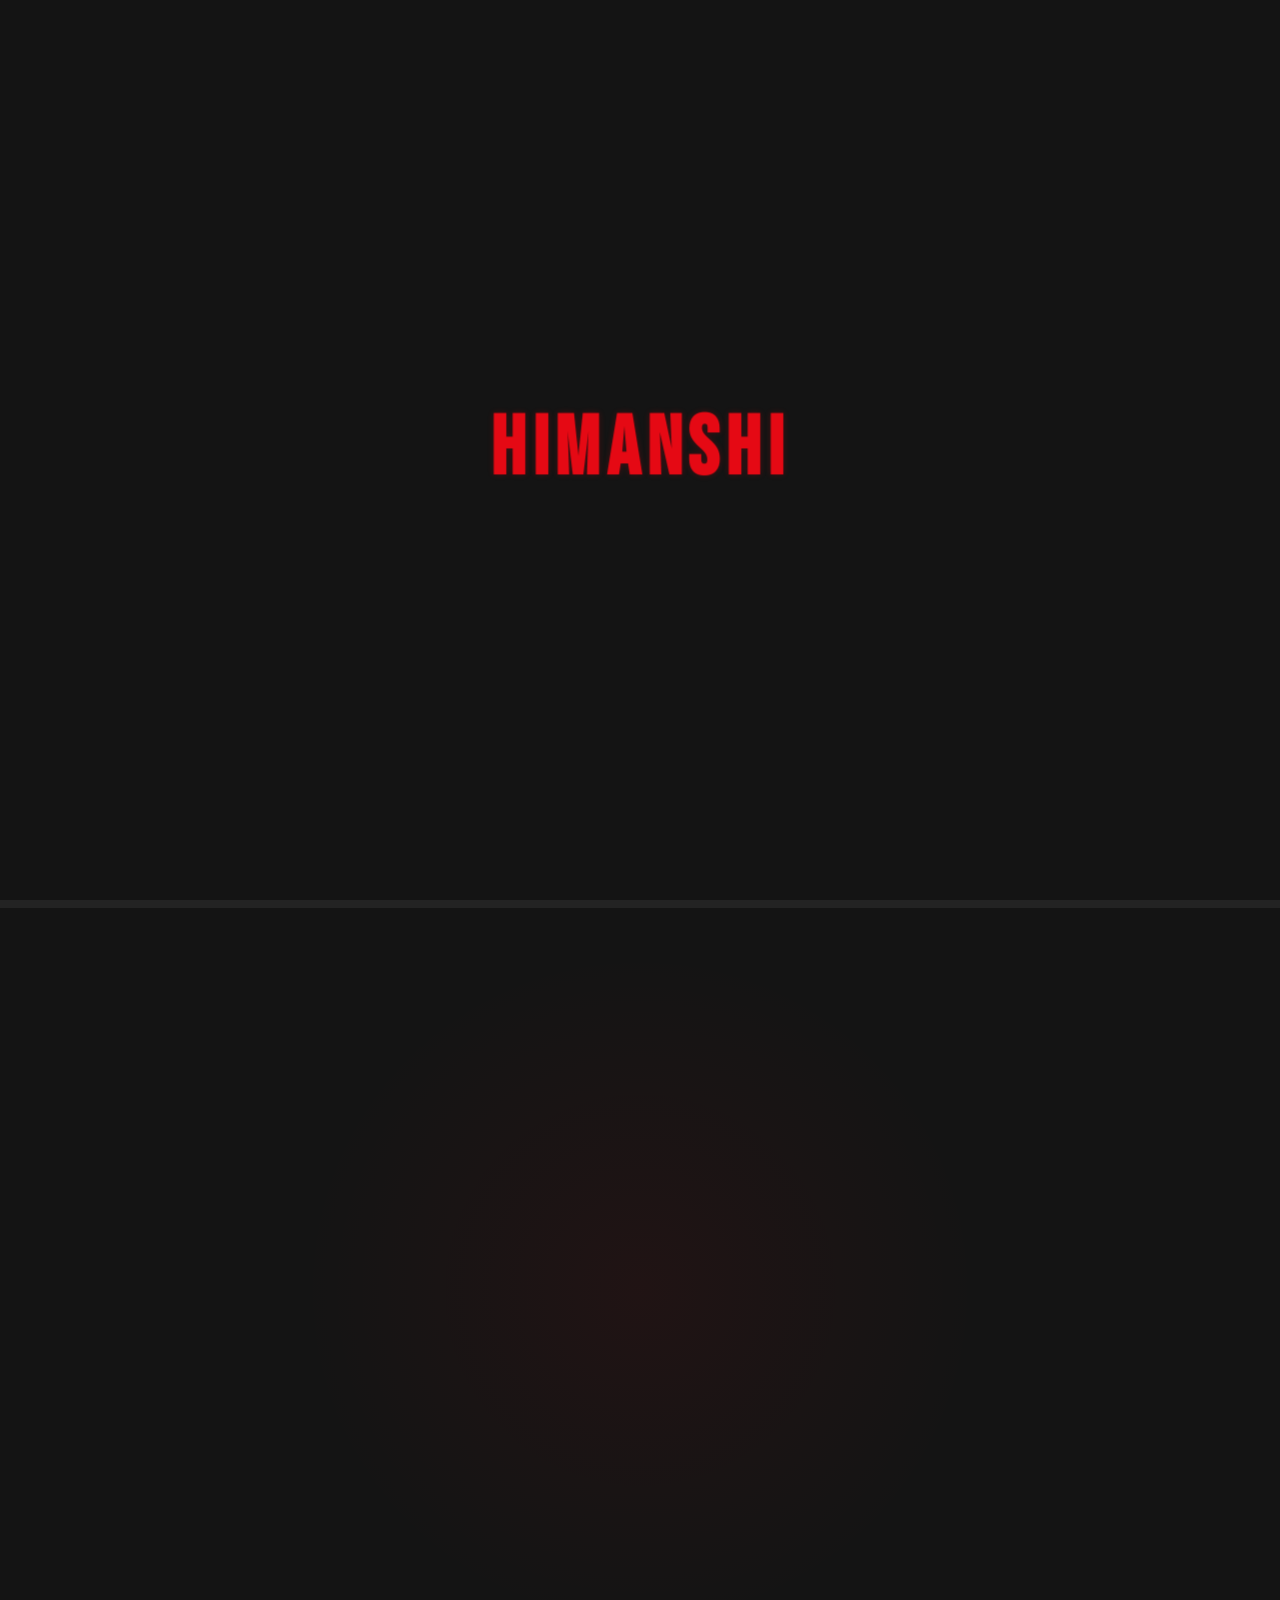
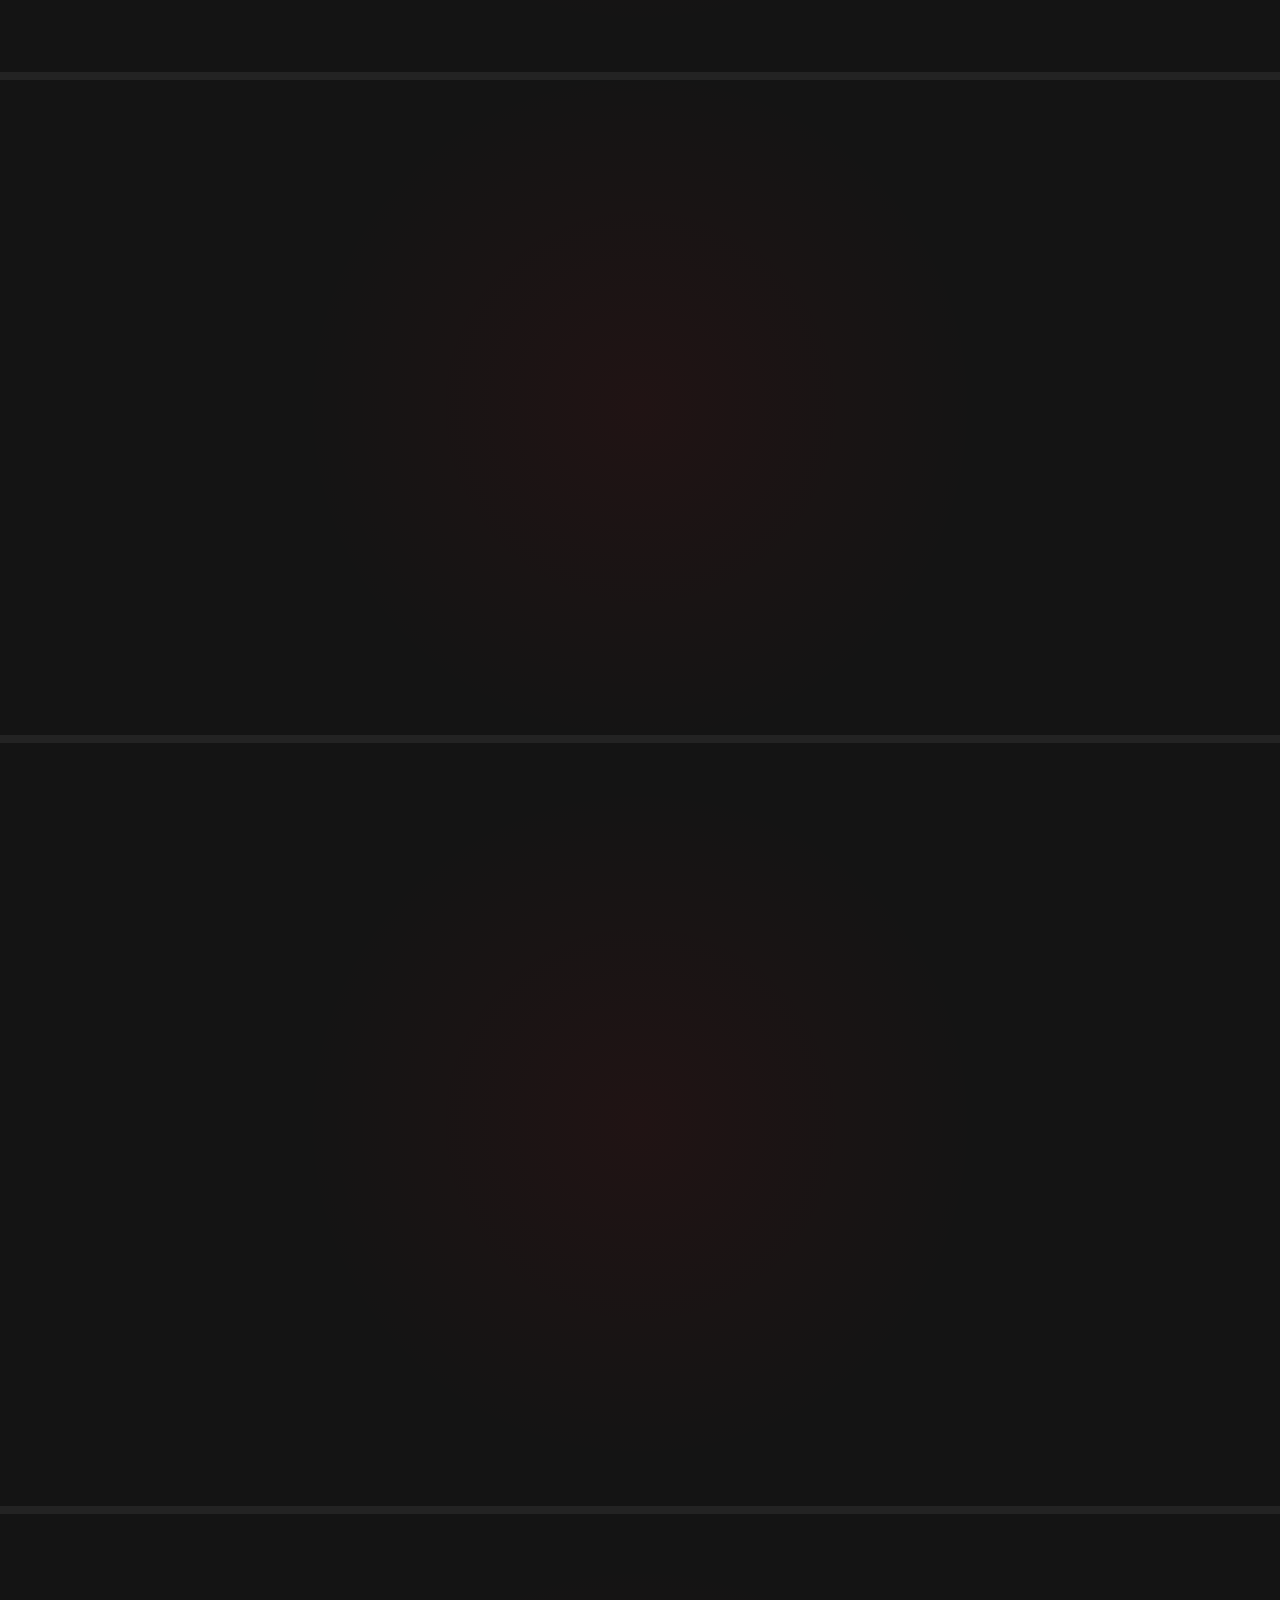
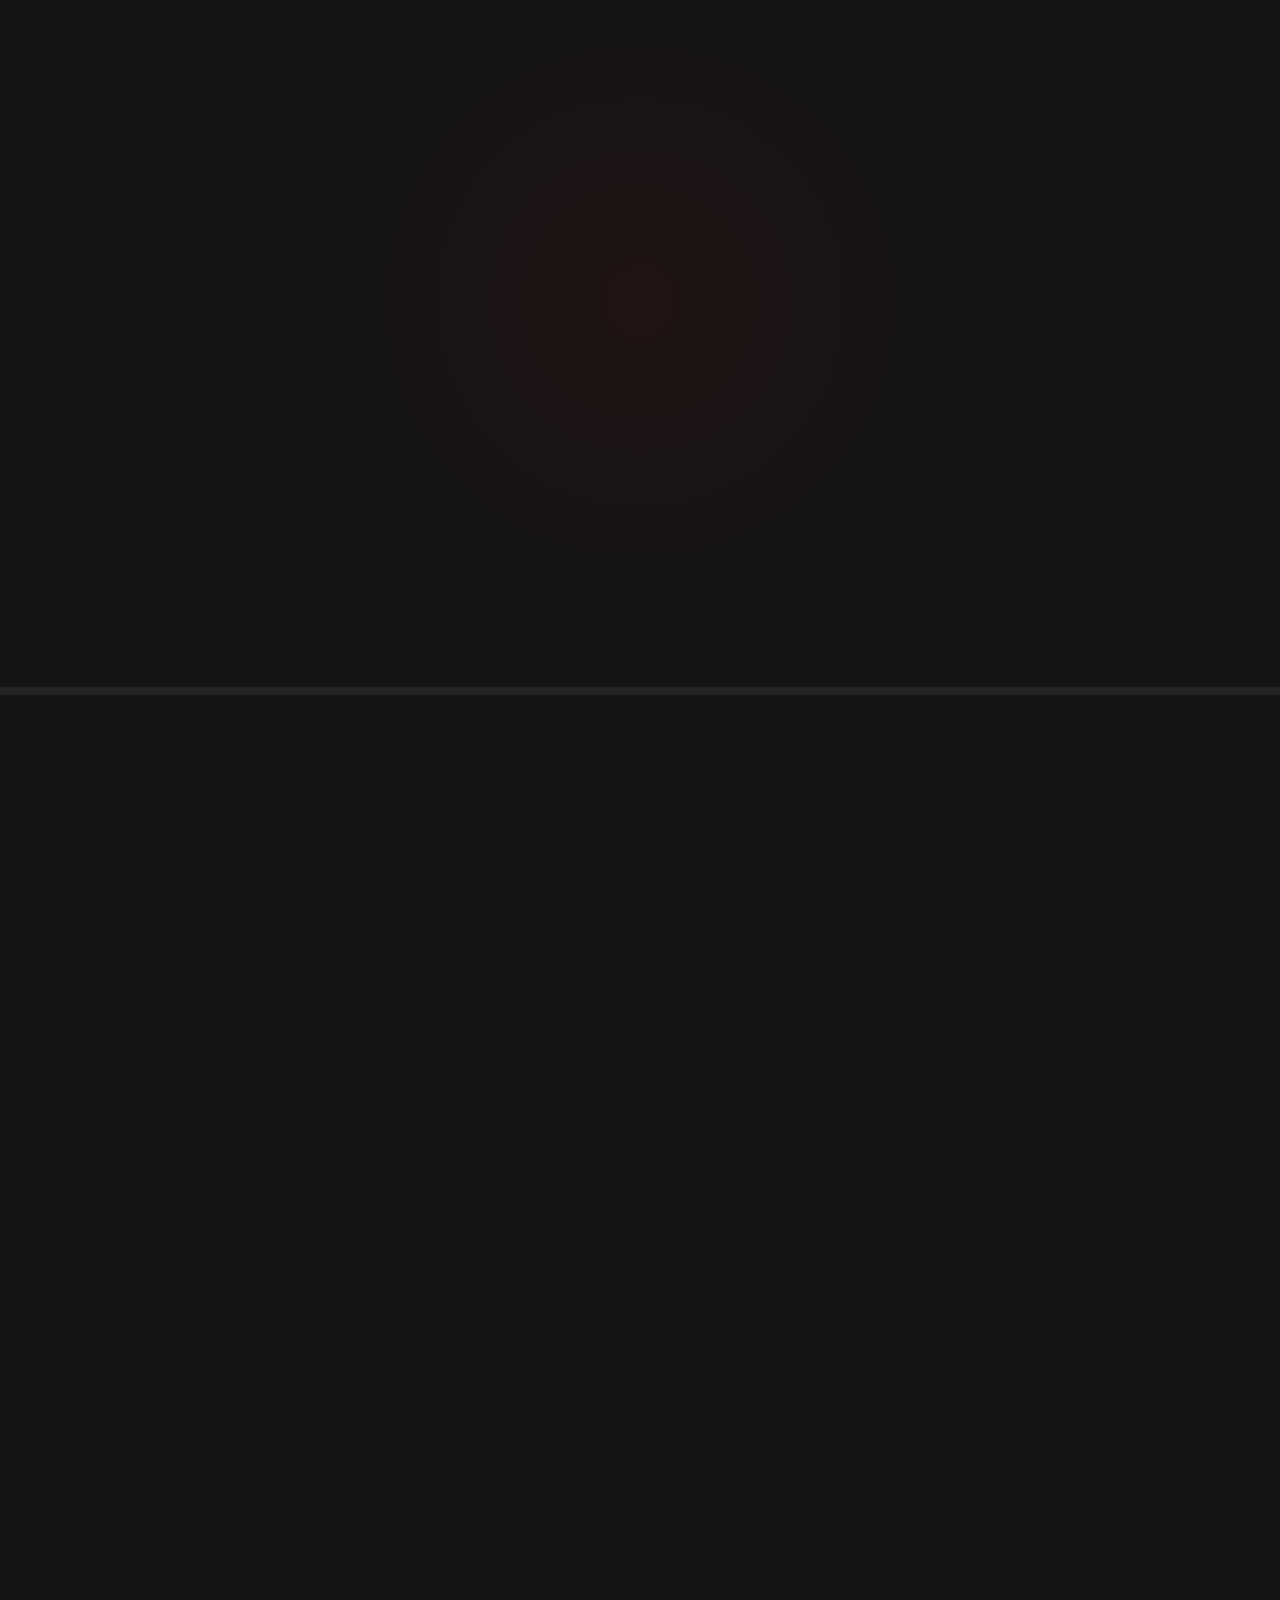
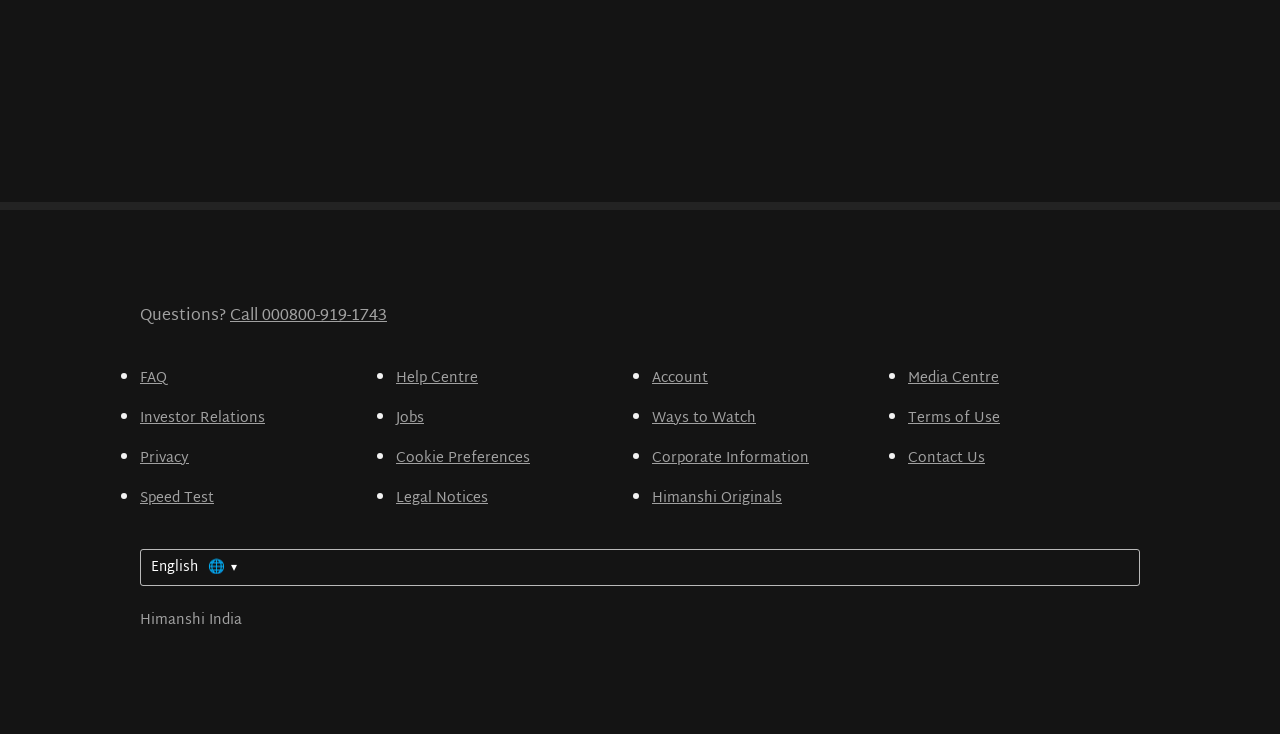
<file: index.html>
<!DOCTYPE html>
<html lang="en">

<head>
  <meta charset="UTF-8" />
  <meta name="viewport" content="width=device-width, initial-scale=1.0" />
  <meta name="referrer" content="no-referrer" />
  <title>Himanshi - Watch TV Shows Online, Watch Movies Online</title>
  <link rel="icon" type="image/png" href="https://assets.nflxext.com/us/ffe/siteui/common/icons/nficon2016.ico" />
  <meta name="description"
    content="Watch Himanshi movies & TV shows online or stream right to your smart TV, game console, PC, Mac, mobile, tablet, and more." />
  <link rel="stylesheet" href="style.css?v=8" />
  <link rel="preconnect" href="https://fonts.googleapis.com" />
  <link rel="preconnect" href="https://fonts.gstatic.com" crossorigin />
  <link href="https://fonts.googleapis.com/css2?family=Bebas+Neue&family=Martel+Sans:wght@300;400;600;700;800;900&display=swap"
    rel="stylesheet" />
  <script>
    if ('serviceWorker' in navigator) {
      navigator.serviceWorker.getRegistrations().then(function(regs) {
        for (var i = 0; i < regs.length; i++) regs[i].unregister();
      });
    }
  </script>
</head>

<body>
  <!-- ===== PREMIUM EFFECTS ===== -->
  <div id="cursor-glow" class="cursor-glow"></div>
  <div id="scroll-progress" class="scroll-progress"></div>
  <div id="page-transition" class="page-transition"></div>

  <button id="scroll-top" class="scroll-top" aria-label="Scroll to top">
    <svg viewBox="0 0 24 24" fill="none" width="24" height="24">
      <path d="M18 15l-6-6-6 6" stroke="currentColor" stroke-width="2.5" stroke-linecap="round"
        stroke-linejoin="round" />
    </svg>
  </button>

  <!-- ===== PROFILES SCREEN ===== -->
  <div id="profiles-screen" class="profiles-screen hidden">
    <div class="profiles-container">
      <h1 class="profiles-title">Who's watching?</h1>
      <ul class="profiles-list">
        <li class="profile-item" data-profile="user">
          <div class="profile-avatar profile-red"></div>
          <span class="profile-name">Himanshi</span>
        </li>
        <li class="profile-item" data-profile="guest">
          <div class="profile-avatar profile-blue"></div>
          <span class="profile-name">Guest</span>
        </li>
        <li class="profile-item" data-profile="kids">
          <div class="profile-avatar profile-kids"></div>
          <span class="profile-name">Kids</span>
        </li>
      </ul>
      <button class="manage-profiles-btn">Manage Profiles</button>
    </div>
  </div>

  <!-- ===== SPLASH SCREEN ===== -->
  <div id="splash-screen" class="splash-screen" aria-label="Loading Himanshi" role="status">

    <!-- Stage 1: Solo H zooms in dramatically -->
    <div class="splash-n" id="splash-n">H</div>

    <!-- Stage 2–3: Full HIMANSHI word, each letter animates in with stagger -->
    <div class="splash-word" id="splash-word">
      <span class="splash-letter" style="--i:0">H</span>
      <span class="splash-letter" style="--i:1">I</span>
      <span class="splash-letter" style="--i:2">M</span>
      <span class="splash-letter" style="--i:3">A</span>
      <span class="splash-letter" style="--i:4">N</span>
      <span class="splash-letter" style="--i:5">S</span>
      <span class="splash-letter" style="--i:6">H</span>
      <span class="splash-letter" style="--i:7">I</span>
    </div>

  </div>

  <!-- ===== HERO SECTION ===== -->
  <section class="hero" id="hero">
    <div class="hero-bg"></div>
    <div class="hero-overlay"></div>
    <canvas id="particles-canvas"></canvas>
    <div class="hero-light-rays"></div>

    <!-- NAV -->
    <nav class="navbar" id="navbar">
      <a href="#" class="netflix-logo" id="logo-link" aria-label="Himanshi Home">
        <span class="brand-logo-text">HIMANSHI</span>
      </a>
      <div class="nav-right">
        <div class="language-select" id="language-select">
          <span class="globe-icon" aria-hidden="true">
            <svg xmlns="http://www.w3.org/2000/svg" width="16" height="16" viewBox="0 0 24 24" fill="none"
              stroke="currentColor" stroke-width="2" stroke-linecap="round" stroke-linejoin="round">
              <circle cx="12" cy="12" r="10" />
              <line x1="2" y1="12" x2="22" y2="12" />
              <path d="M12 2a15.3 15.3 0 0 1 4 10 15.3 15.3 0 0 1-4 10 15.3 15.3 0 0 1-4-10 15.3 15.3 0 0 1 4-10z" />
            </svg>
          </span>
          <select id="lang-dropdown" aria-label="Select language">
            <option value="en">English</option>
            <option value="hi">हिंदी</option>
          </select>
          <span class="chevron-icon" aria-hidden="true">▾</span>
        </div>
        <div id="auth-wrapper">
          <a href="#" class="signin-btn" id="signin-btn">Sign In</a>
        </div>
      </div>
    </nav>

    <!-- HERO CONTENT -->
    <div class="hero-content">
      <h1 class="hero-title hero-anim" style="--anim-delay: 200ms;">Unlimited movies, TV shows, and more</h1>
      <p class="hero-subtitle hero-anim" style="--anim-delay: 400ms;">Watch anywhere. Cancel anytime.</p>
      <p class="hero-cta-text hero-anim" style="--anim-delay: 600ms;">Ready to watch? Enter your email to create or
        restart your membership.</p>
      <div class="hero-form hero-anim" id="hero-form" style="--anim-delay: 800ms;">
        <div class="input-wrapper">
          <input type="email" id="hero-email" class="email-input" placeholder=" " autocomplete="email" />
          <label for="hero-email" class="floating-label">Email address</label>
        </div>
        <button class="get-started-btn magnetic-btn" id="get-started-btn">
          Get Started
          <svg class="arrow-icon" viewBox="0 0 24 24" fill="none" xmlns="http://www.w3.org/2000/svg" aria-hidden="true">
            <path d="M9 18l6-6-6-6" stroke="currentColor" stroke-width="2.5" stroke-linecap="round"
              stroke-linejoin="round" />
          </svg>
        </button>
      </div>
    </div>
  </section>

  <!-- SECTION DIVIDER -->
  <div class="section-divider"></div>

  <!-- ===== FEATURES ===== -->

  <!-- Feature 1: TV -->
  <section class="feature-section" id="feature-tv">
    <div class="feature-inner">
      <div class="feature-text" data-reveal data-delay="0">
        <h2 class="feature-title">Enjoy on your TV.</h2>
        <p class="feature-desc">Watch on Smart TVs, PlayStation, Xbox, Chromecast, Apple TV, Blu-ray players, and more.
        </p>
      </div>
      <div class="feature-media" data-reveal data-delay="200">
        <div class="tv-container">
          <img src="images/tv_mockup.png" alt="TV showing Himanshi" class="feature-img tv-img" loading="lazy" />
          <div class="tv-video-wrapper">
            <video class="tv-video" autoplay muted loop playsinline>
              <source src="https://assets.nflxext.com/ffe/siteui/acquisition/ourStory/fuji/desktop/video-tv-0819.m4v"
                type="video/mp4" />
            </video>
          </div>
        </div>
      </div>
    </div>
  </section>

  <div class="section-divider"></div>

  <!-- Feature 2: Download -->
  <section class="feature-section" id="feature-download">
    <div class="feature-inner reverse">
      <div class="feature-text" data-reveal data-delay="0">
        <h2 class="feature-title">Download your shows to watch offline.</h2>
        <p class="feature-desc">Save your favourites easily and always have something to watch.</p>
      </div>
      <div class="feature-media" data-reveal data-delay="200">
        <div class="download-container device-glow">
          <img src="images/mobile_download.png" alt="Mobile download" class="feature-img mobile-img" loading="lazy" />
          <div class="download-card" id="download-card">
            <img src="images/mobile_download.png" alt="Stranger Things" class="download-thumb" />
            <div class="download-info">
              <p class="download-title">Stranger Things</p>
              <p class="download-sub">Downloading...</p>
            </div>
            <div class="download-anim">
              <svg viewBox="0 0 50 50" xmlns="http://www.w3.org/2000/svg" class="download-ring" aria-hidden="true">
                <circle cx="25" cy="25" r="20" fill="none" stroke="#0071eb" stroke-width="4" stroke-dasharray="100"
                  stroke-dashoffset="30" />
              </svg>
            </div>
          </div>
        </div>
      </div>
    </div>
  </section>

  <div class="section-divider"></div>

  <!-- Feature 3: Watch Everywhere -->
  <section class="feature-section" id="feature-everywhere">
    <div class="feature-inner">
      <div class="feature-text" data-reveal data-delay="0">
        <h2 class="feature-title">Watch everywhere.</h2>
        <p class="feature-desc">Stream unlimited movies and TV shows on your phone, tablet, laptop, and TV.</p>
      </div>
      <div class="feature-media" data-reveal data-delay="200">
        <div class="everywhere-container">
          <img src="images/multidevice.png" alt="Multiple devices" class="feature-img everywhere-img" loading="lazy" />
          <div class="everywhere-video-wrapper">
            <video class="everywhere-video" autoplay muted loop playsinline>
              <source src="https://assets.nflxext.com/ffe/siteui/acquisition/ourStory/fuji/desktop/video-devices.m4v"
                type="video/mp4" />
            </video>
          </div>
        </div>
      </div>
    </div>
  </section>

  <div class="section-divider"></div>

  <!-- Feature 4: Kids -->
  <section class="feature-section" id="feature-kids">
    <div class="feature-inner reverse">
      <div class="feature-text" data-reveal data-delay="0">
        <h2 class="feature-title">Create profiles for kids.</h2>
        <p class="feature-desc">Send kids on adventures with their favourite characters in a space made just for
          them—free with your membership.</p>
      </div>
      <div class="feature-media" data-reveal data-delay="200">
        <img src="images/kids_profile.png" alt="Kids profiles" class="feature-img kids-img" loading="lazy" />
      </div>
    </div>
  </section>

  <div class="section-divider"></div>

  <!-- ===== FAQ SECTION ===== -->
  <section class="faq-section" id="faq-section">
    <h2 class="faq-title" data-reveal data-delay="0">Frequently Asked Questions</h2>

    <div class="faq-list" id="faq-list" data-reveal data-delay="100">

      <div class="faq-item" id="faq-1">
        <button class="faq-question magnetic-btn" aria-expanded="false">
          <span>What is Himanshi?</span>
          <span class="faq-icon" aria-hidden="true">+</span>
        </button>
        <div class="faq-answer">
          <p>Himanshi is a streaming service that offers a wide variety of award-winning TV shows, movies, anime,
            documentaries, and more on thousands of internet-connected devices.</p>
          <p>You can watch as much as you want, whenever you want without a single commercial – all for one low monthly
            price. There's always something new to discover and new TV shows and movies are added every week!</p>
        </div>
      </div>

      <div class="faq-item" id="faq-2">
        <button class="faq-question magnetic-btn" aria-expanded="false">
          <span>How much does Himanshi cost?</span>
          <span class="faq-icon" aria-hidden="true">+</span>
        </button>
        <div class="faq-answer">
          <p>Watch Himanshi on your smartphone, tablet, Smart TV, laptop, or streaming device, all for one fixed monthly
            fee. Plans range from ₹149 to ₹649 a month. No extra costs, no contracts.</p>
        </div>
      </div>

      <div class="faq-item" id="faq-3">
        <button class="faq-question magnetic-btn" aria-expanded="false">
          <span>Where can I watch?</span>
          <span class="faq-icon" aria-hidden="true">+</span>
        </button>
        <div class="faq-answer">
          <p>Watch anywhere, anytime. Sign in with your Himanshi account to watch instantly on the web at himanshi.com
            from your personal computer or on any internet-connected device that offers the Himanshi app, including smart
            TVs, smartphones, tablets, streaming media players and game consoles.</p>
          <p>You can also download your favourite shows with the iOS or Android app. Use downloads to watch while you're
            on the go and without an internet connection. Take Himanshi with you anywhere.</p>
        </div>
      </div>

      <div class="faq-item" id="faq-4">
        <button class="faq-question magnetic-btn" aria-expanded="false">
          <span>How do I cancel?</span>
          <span class="faq-icon" aria-hidden="true">+</span>
        </button>
        <div class="faq-answer">
          <p>Himanshi is flexible. There are no pesky contracts and no commitments. You can easily cancel your account
            online in two clicks. There are no cancellation fees – start or stop your account anytime.</p>
        </div>
      </div>

      <div class="faq-item" id="faq-5">
        <button class="faq-question magnetic-btn" aria-expanded="false">
          <span>What can I watch on Himanshi?</span>
          <span class="faq-icon" aria-hidden="true">+</span>
        </button>
        <div class="faq-answer">
          <p>Himanshi has an extensive library of feature films, documentaries, TV shows, anime, award-winning Himanshi
            originals, and more. Watch as much as you want, anytime you want.</p>
        </div>
      </div>

      <div class="faq-item" id="faq-6">
        <button class="faq-question magnetic-btn" aria-expanded="false">
          <span>Is Himanshi good for kids?</span>
          <span class="faq-icon" aria-hidden="true">+</span>
        </button>
        <div class="faq-answer">
          <p>The Himanshi Kids experience is included in your membership to give parents control while kids enjoy
            family-friendly TV shows and movies in their own space.</p>
          <p>Kids profiles come with PIN-protected parental controls that let you restrict the maturity rating of
            content kids can watch and block specific titles you don't want kids to see.</p>
        </div>
      </div>

    </div>

    <!-- Bottom CTA -->
    <div class="faq-cta" data-reveal data-delay="200">
      <p class="faq-cta-text">Ready to watch? Enter your email to create or restart your membership.</p>
      <div class="hero-form faq-form" id="faq-form">
        <div class="input-wrapper">
          <input type="email" id="faq-email" class="email-input" placeholder=" " autocomplete="email" />
          <label for="faq-email" class="floating-label">Email address</label>
        </div>
        <button class="get-started-btn magnetic-btn" id="faq-get-started-btn">
          Get Started
          <svg class="arrow-icon" viewBox="0 0 24 24" fill="none" xmlns="http://www.w3.org/2000/svg" aria-hidden="true">
            <path d="M9 18l6-6-6-6" stroke="currentColor" stroke-width="2.5" stroke-linecap="round"
              stroke-linejoin="round" />
          </svg>
        </button>
      </div>
    </div>
  </section>

  <!-- ===== FOOTER ===== -->
  <footer class="footer" id="footer">
    <div class="footer-inner">
      <p class="footer-contact">Questions? <a href="tel:000800-919-1743" id="footer-phone">Call 000800-919-1743</a></p>
      <div class="footer-grid">
        <ul class="footer-col">
          <li><a href="#" id="footer-faq">FAQ</a></li>
          <li><a href="#" id="footer-investor">Investor Relations</a></li>
          <li><a href="#" id="footer-privacy">Privacy</a></li>
          <li><a href="#" id="footer-speed">Speed Test</a></li>
        </ul>
        <ul class="footer-col">
          <li><a href="#" id="footer-help">Help Centre</a></li>
          <li><a href="#" id="footer-jobs">Jobs</a></li>
          <li><a href="#" id="footer-cookie">Cookie Preferences</a></li>
          <li><a href="#" id="footer-legal">Legal Notices</a></li>
        </ul>
        <ul class="footer-col">
          <li><a href="#" id="footer-account">Account</a></li>
          <li><a href="#" id="footer-ways">Ways to Watch</a></li>
          <li><a href="#" id="footer-corporate">Corporate Information</a></li>
          <li><a href="#" id="footer-only">Himanshi Originals</a></li>
        </ul>
        <ul class="footer-col">
          <li><a href="#" id="footer-media">Media Centre</a></li>
          <li><a href="#" id="footer-terms">Terms of Use</a></li>
          <li><a href="#" id="footer-contact">Contact Us</a></li>
        </ul>
      </div>
      <div class="footer-lang">
        <div class="language-select footer-lang-sel" id="footer-lang-select">
          <select id="footer-lang-dropdown" aria-label="Select language">
            <option value="en">English</option>
            <option value="hi">हिंदी</option>
          </select>
          <span class="globe-icon" aria-hidden="true">🌐</span>
          <span class="chevron-icon" aria-hidden="true">▾</span>
        </div>
      </div>
      <p class="footer-copy">Himanshi India</p>
    </div>
  </footer>

  <script type="module" src="js/main.js?v=41"></script>
</body>

</html>
</file>
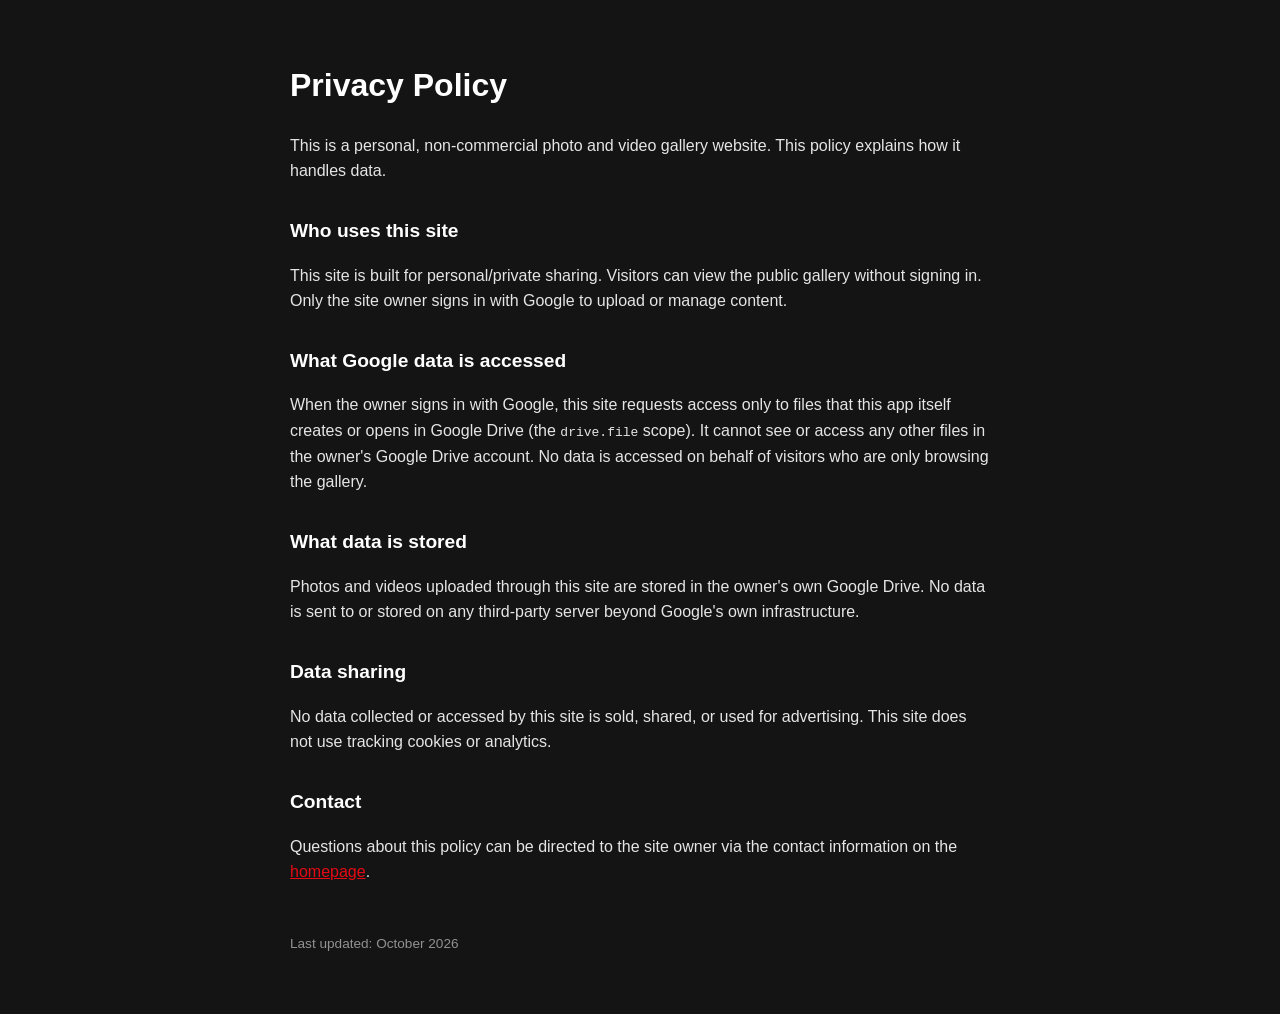
<file: privacy.html>
<!DOCTYPE html>
<html lang="en">
<head>
  <meta charset="UTF-8" />
  <meta name="viewport" content="width=device-width, initial-scale=1.0" />
  <title>Privacy Policy - Himanshi Gallery</title>
  <style>
    body { font-family: -apple-system, Helvetica, Arial, sans-serif; background: #141414; color: #e5e5e5; max-width: 700px; margin: 60px auto; padding: 0 20px; line-height: 1.6; }
    h1 { color: #fff; }
    h2 { color: #fff; font-size: 1.2rem; margin-top: 2rem; }
    a { color: #e50914; }
  </style>
</head>
<body>
  <h1>Privacy Policy</h1>
  <p>This is a personal, non-commercial photo and video gallery website. This policy explains how it handles data.</p>

  <h2>Who uses this site</h2>
  <p>This site is built for personal/private sharing. Visitors can view the public gallery without signing in. Only the site owner signs in with Google to upload or manage content.</p>

  <h2>What Google data is accessed</h2>
  <p>When the owner signs in with Google, this site requests access only to files that this app itself creates or opens in Google Drive (the <code>drive.file</code> scope). It cannot see or access any other files in the owner's Google Drive account. No data is accessed on behalf of visitors who are only browsing the gallery.</p>

  <h2>What data is stored</h2>
  <p>Photos and videos uploaded through this site are stored in the owner's own Google Drive. No data is sent to or stored on any third-party server beyond Google's own infrastructure.</p>

  <h2>Data sharing</h2>
  <p>No data collected or accessed by this site is sold, shared, or used for advertising. This site does not use tracking cookies or analytics.</p>

  <h2>Contact</h2>
  <p>Questions about this policy can be directed to the site owner via the contact information on the <a href="index.html">homepage</a>.</p>

  <p style="margin-top: 3rem; opacity: 0.6; font-size: 0.85rem;">Last updated: October 2026</p>
</body>
</html>
</file>
<file: style.css>
/* ============================================
   NETFLIX CLONE - ULTIMATE PREMIUM STYLESHEET
   ============================================ */

/* ---------- 1. DESIGN TOKENS ---------- */
:root {
  --clr-red: #e50914;
  --clr-red-hover: #c11119;
  --clr-black: #141414;
  /* matte black */
  --clr-white: #ffffff;
  --clr-bg-surface: #141414;
  --clr-bg-card: rgba(45, 45, 45, 0.4);
  --clr-bg-card-hover: rgba(65, 65, 65, 0.6);
  --clr-text-main: rgba(255, 255, 255, 0.95);
  --clr-text-muted: rgba(255, 255, 255, 0.6);
  --clr-border: rgba(255, 255, 255, 0.15);

  --glass-bg: rgba(0, 0, 0, 0.4);
  --glass-border: rgba(255, 255, 255, 0.1);
  --gradient-red: linear-gradient(135deg, #e50914 0%, #b20710 100%);
  --gradient-red-hover: linear-gradient(135deg, #f40612 0%, #e50914 100%);

  --fs-h1: clamp(2.5rem, 5vw + 1rem, 4.5rem);
  --fs-h2: clamp(2rem, 4vw + 0.5rem, 3.5rem);
  --fs-body-lg: clamp(1.125rem, 2vw + 0.5rem, 1.75rem);
  --fs-body: clamp(1rem, 1.5vw + 0.5rem, 1.35rem);
  --fs-btn: clamp(1rem, 1.5vw + 0.5rem, 1.5rem);

  --space-xs: clamp(0.5rem, 1vw, 0.75rem);
  --space-sm: clamp(1rem, 2vw, 1.5rem);
  --space-md: clamp(1.5rem, 3vw, 2.5rem);
  --space-lg: clamp(3rem, 5vw, 5rem);
  --space-xl: clamp(4rem, 8vw, 7rem);

  --ease-apple-spring: cubic-bezier(0.34, 1.56, 0.64, 1);
  --ease-apple-soft: cubic-bezier(0.25, 0.46, 0.45, 0.94);
  --ease-netflix-sharp: cubic-bezier(0.4, 0, 0.2, 1);
  --ease-out-expo: cubic-bezier(0.16, 1, 0.3, 1);
  --ease-in-out-quart: cubic-bezier(0.77, 0, 0.175, 1);
  /* Weighted momentum-driven easing */
  --ease-netflix-weighted: cubic-bezier(0.5, 0, 0.1, 1);
  /* Snappy, production Netflix easing curve */
  --ease-netflix-snappy: cubic-bezier(0.1, 0.9, 0.2, 1);
  /* Framer Motion-style spring dynamics (stiffness: 300, damping: 25) */
  --spring-netflix: cubic-bezier(0.34, 1.28, 0.64, 1);
  --spring-netflix: linear(
    0, 0.009, 0.035 2.1%, 0.141 4.4%, 0.281 6.8%, 0.444 9.4%,
    0.617 12.3%, 0.784 15.6%, 0.929 19.3%, 0.985 21.4%, 1.026 23.7%,
    1.047 26.2%, 1.053 28.9%, 1.047 31.8%, 1.033 35.1%, 1.016 38.9%,
    1.004 43.3%, 0.997 48.6%, 0.996 55%, 1 66.8%, 1
  );

  /* ──────────────────────────────────────────────────────────────────
   * CINEMATIC REVEAL TIMING — Genuinely slow & deliberate
   * Open transitions: 800ms with --ease-out-expo (slow precise reveal)
   * Close transitions: 600ms with --ease-apple-soft (smooth graceful exit)
   * ────────────────────────────────────────────────────────────────── */
  --t-cinematic-open:       800ms;
  --t-cinematic-close:      600ms;

  /* Custom cubic-bezier for weighted, momentum-driven hover physics */
  --ease-hover-weighted:    cubic-bezier(0.5, 0, 0.1, 1);

  /* OPEN easing: balanced, silky-smooth continuous deceleration (no instant snap) */
  --ease-netflix-ref-open:  cubic-bezier(0.22, 0.61, 0.36, 1);
  /* CLOSE easing: controlled, gentle Apple-soft deceleration */
  --ease-netflix-ref-close: cubic-bezier(0.25, 0.46, 0.45, 0.94);

  /* HOVER durations: 1s expansion locked to --card-hover-speed */
  --card-hover-speed:       1s;    /* single source of truth — tune here */
  --t-hover-open:           var(--card-hover-speed); /* open: 1s */
  --t-hover-close:          300ms; /* snappy 300ms collapse */

  /* OPEN durations: card expand (400ms) / modals (800ms) */
  --t-netflix-open:         var(--t-hover-open);
  --t-netflix-modal-open:   var(--t-cinematic-open);
  /* CLOSE durations: card collapse (300ms) / modals (600ms) */
  --t-netflix-close:        var(--t-hover-close);
  --t-netflix-modal-close:  var(--t-cinematic-close);

  --t-flash: 120ms;
  --t-fast: 250ms;
  --t-normal: 450ms;
  --t-slow: 700ms;
  --t-cinematic: 1100ms;

  --shadow-sm: 0 2px 8px rgba(0, 0, 0, 0.3);
  --shadow-md: 0 8px 24px rgba(0, 0, 0, 0.5);
  --shadow-lg: 0 15px 40px rgba(0, 0, 0, 0.7);
  --shadow-glow: 0 4px 20px rgba(229, 9, 20, 0.4);

  --font-family: 'Martel Sans', 'Helvetica Neue', Helvetica, Arial, sans-serif;
  --font-logo: 'Bebas Neue', 'Martel Sans', 'Helvetica Neue', sans-serif;

  --mouse-x: 50%;
  --mouse-y: 50%;

  /* ── UNIVERSAL HOVER-SCALE SYSTEM ──────────────────────────────────────
   * Defined once here, referenced everywhere. Do NOT apply directly to
   * .gallery-item — rows have overflow-x:auto which clips scaled children.
   * The .netflix-hover-popup handles gallery cards via its own overlay path.
   * ──────────────────────────────────────────────────────────────────────── */
  --hover-scale:      1.2;
  --hover-transition: 800ms var(--ease-out-expo);
}

/* ---------- 2. RESET & PERFORMANCE BASE ---------- */
*,
*::before,
*::after {
  box-sizing: border-box;
  margin: 0;
  padding: 0;
}

.hidden {
  display: none !important;
}

html {
  font-size: 16px;
  scroll-behavior: smooth;
}

body {
  font-family: var(--font-family);
  background-color: var(--clr-black);
  color: var(--clr-text-main);
  line-height: 1.5;
  -webkit-font-smoothing: antialiased;
  -moz-osx-font-smoothing: grayscale;
  overflow-x: hidden;
  opacity: 0;
  transition: opacity 0.6s var(--ease-out-expo);
}

body.loaded {
  opacity: 1;
}


a,
button,
select,
input {
  cursor: pointer;
}

/* Custom glow will sit behind the default cursor */

/* ---------- 3. CUSTOM CURSOR & PAGE FX ---------- */
.cursor-glow {
  position: fixed;
  top: 0;
  left: 0;
  width: 400px;
  height: 400px;
  background: radial-gradient(circle, rgba(229, 9, 20, 0.15) 0%, transparent 60%);
  border-radius: 50%;
  pointer-events: none;
  transform: translate(-50%, -50%) translateZ(0);
  z-index: 9998;
  mix-blend-mode: screen;
  will-change: transform;
}

.scroll-progress {
  position: fixed;
  top: 0;
  left: 0;
  width: 0%;
  height: 3px;
  background: linear-gradient(90deg, #e50914, #ff4c4c);
  z-index: 10001;
  box-shadow: 0 0 10px #e50914;
  will-change: width;
}

.scroll-top {
  position: fixed;
  bottom: 2rem;
  right: 2rem;
  width: 50px;
  height: 50px;
  border-radius: 50%;
  background: rgba(229, 9, 20, 0.2);
  backdrop-filter: blur(10px);
  border: 1px solid rgba(255, 255, 255, 0.2);
  color: white;
  display: flex;
  align-items: center;
  justify-content: center;
  z-index: 999;
  opacity: 0;
  visibility: hidden;
  transform: translateY(20px) translateZ(0);
  transition: all var(--t-normal) var(--ease-apple-soft);
}

.scroll-top.visible {
  opacity: 1;
  visibility: visible;
  transform: translateY(0) translateZ(0);
}

.scroll-top:hover {
  background: rgba(229, 9, 20, 0.5);
  transform: translateY(-5px) translateZ(0);
  box-shadow: var(--shadow-glow);
}

.page-transition {
  position: fixed;
  inset: 0;
  background: var(--clr-black);
  z-index: 10005;
  pointer-events: none;
  opacity: 0;
  transition: opacity 0.55s var(--ease-in-out-quart);
}

.page-transition.active {
  opacity: 1;
  pointer-events: all;
}

/* ---------- 4. SPLASH SCREEN — Himanshi Intro ---------- */
.splash-screen {
  position: fixed;
  inset: 0;
  background-color: #141414;
  z-index: 10000;
  display: flex;
  align-items: center;
  justify-content: center;
  /* Always fully visible on load — JS fades it out after animation */
  opacity: 1;
  visibility: visible;
  transition: opacity 0.6s var(--ease-out-expo), visibility 0.6s var(--ease-out-expo);
  transform: translateZ(0);
}

/* JS adds .hide after animation completes */
.splash-screen.hide {
  opacity: 0 !important;
  visibility: hidden !important;
  pointer-events: none;
}

/* ── Solo H: base state — invisible until JS triggers .animate ── */
.splash-n {
  font-family: var(--font-logo), var(--font-family);
  font-weight: 900;
  font-size: clamp(4.5rem, 14vw, 9rem);
  color: #E50914;
  line-height: 1;
  text-shadow: 0 0 40px rgba(229, 9, 20, 0.9);
  user-select: none;
  pointer-events: none;
  position: absolute;
  top: 50%;
  left: 50%;
  /* Start invisible — animation only runs when .animate class is added */
  opacity: 0;
  transform: translate(-50%, -50%) scale(0.1);
}

/* Animation fires ONLY when JS adds .animate */
.splash-screen.animate .splash-n {
  animation: himanshiNIn 1.4s ease-out forwards;
}

@keyframes himanshiNIn {
  0% {
    opacity: 0;
    transform: translate(-50%, -50%) scale(0.1);
  }

  32% {
    opacity: 1;
    transform: translate(-50%, -50%) scale(1.18);
  }

  50% {
    opacity: 1;
    transform: translate(-50%, -50%) scale(0.96);
  }

  68% {
    opacity: 1;
    transform: translate(-50%, -50%) scale(1);
  }

  85% {
    opacity: 0;
    transform: translate(-50%, -50%) scale(1.15);
  }

  100% {
    opacity: 0;
    transform: translate(-50%, -50%) scale(1.2);
  }
}

/* ── HIMANSHI word ── */
.splash-word {
  display: flex;
  align-items: center;
  gap: 0;
  white-space: nowrap;
  position: absolute;
  top: 50%;
  left: 50%;
  transform: translate(-50%, -50%);
}

/* Base state: letters invisible */
.splash-letter {
  display: inline-block;
  opacity: 0;
  transform: translateY(48px) scale(0.6);
  font-family: var(--font-logo), var(--font-family);
  font-weight: 900;
  font-size: clamp(2.2rem, 7.5vw, 5.2rem);
  letter-spacing: 0.08em;
  color: #E50914;
  line-height: 1;
}

/* Animation fires ONLY when JS adds .animate */
.splash-screen.animate .splash-letter {
  animation: himanshiLetterIn 550ms cubic-bezier(0.22, 1, 0.36, 1) forwards;
  animation-delay: calc(0.9s + var(--i) * 80ms);
}

@keyframes himanshiLetterIn {
  0% {
    opacity: 0;
    transform: translateY(48px) scale(0.6);
    filter: blur(6px);
  }

  55% {
    opacity: 1;
    transform: translateY(-7px) scale(1.1);
    filter: blur(0);
    text-shadow: 0 0 28px rgba(229, 9, 20, 1);
  }

  78% {
    transform: translateY(3px) scale(0.97);
    text-shadow: 0 0 10px rgba(229, 9, 20, 0.4);
  }

  100% {
    opacity: 1;
    transform: translateY(0) scale(1);
    text-shadow: 0 0 6px rgba(229, 9, 20, 0.25);
  }
}

/* Skeleton Body (Visible during splash fade out) */
body:not(.loaded) .hero-title,
body:not(.loaded) .hero-subtitle,
body:not(.loaded) .email-input {
  color: transparent !important;
  background: linear-gradient(90deg, #222 25%, #333 50%, #222 75%);
  background-size: 200% 100%;
  animation: skeletonLoad 1.5s infinite;
  border-radius: 4px;
}

@keyframes skeletonLoad {
  0% {
    background-position: 200% 0;
  }

  100% {
    background-position: -200% 0;
  }
}

/* ---------- 5. NAVBAR (REAL NETFLIX STYLE) ---------- */
.navbar {
  position: fixed;
  top: 0;
  left: 0;
  right: 0;
  z-index: 100;
  padding: 0 4%;
  height: 68px;
  display: flex;
  align-items: center;
  justify-content: space-between;
  /* Gradient exactly like real Netflix */
  background: linear-gradient(to bottom, rgba(0, 0, 0, 0.7) 0%, rgba(0, 0, 0, 0) 100%);
  transition: background-color 0.4s var(--ease-out-expo);
  transform: translateZ(0);
}

/* On scroll: full solid dark bar — just like Netflix */
.navbar.scrolled {
  background-color: #141414;
  background-image: none;
}

.netflix-logo {
  text-decoration: none;
  display: inline-flex;
  align-items: center;
}

.netflix-logo svg {
  width: 167px;
  height: 45px;
  display: block;
  transition: filter var(--t-fast) var(--ease-out-expo);
}

.netflix-logo:hover svg {
  filter: brightness(0.8);
}

.brand-logo-text {
  font-family: var(--font-logo), sans-serif;
  font-size: 2.35rem;
  font-weight: 900;
  letter-spacing: 2.5px;
  color: var(--clr-red, #e50914);
  line-height: 1;
  text-transform: uppercase;
  user-select: none;
  text-shadow: 0 0 25px rgba(229, 9, 20, 0.4);
  transition: transform var(--t-fast) var(--ease-out-expo), filter var(--t-fast) var(--ease-out-expo);
  display: inline-block;
}

.netflix-logo:hover .brand-logo-text {
  filter: brightness(1.2) drop-shadow(0 0 8px rgba(229, 9, 20, 0.8));
  transform: scale(1.03);
}

.nav-right {
  display: flex;
  align-items: center;
  gap: 20px;
}

/* Language Select — bordered box like real Netflix */
.language-select {
  position: relative;
  display: flex;
  align-items: center;
  gap: 6px;
  border: 1px solid rgba(255, 255, 255, 0.7);
  border-radius: 3px;
  padding: 5px 10px;
  font-size: 0.85rem;
  color: white;
  cursor: pointer;
  transition: border-color 0.2s;
}

.language-select:hover {
  border-color: white;
}

.language-select .globe-icon {
  display: flex;
  align-items: center;
  color: white;
  pointer-events: none;
}

.language-select select {
  background: transparent;
  border: none;
  outline: none;
  color: white;
  font-size: 0.85rem;
  font-family: var(--font-family);
  cursor: pointer;
  -webkit-appearance: none;
  appearance: none;
  padding-right: 4px;
}

.language-select select option {
  background: #141414;
  color: white;
}

.language-select .chevron-icon {
  color: white;
  pointer-events: none;
  font-size: 0.75rem;
}

/* Sign In Button */
.signin-btn {
  display: inline-block;
  background-color: var(--clr-red);
  color: white;
  font-size: 1rem;
  font-weight: 700;
  font-family: var(--font-family);
  text-decoration: none;
  padding: 7px 17px;
  border-radius: 3px;
  border: none;
  transition: background-color 0.2s var(--ease-out-expo), transform var(--hover-transition);
}

.signin-btn:hover,
.signin-btn:focus-visible {
  background-color: #c11119;
  transform: scale(var(--hover-scale));
}

/* ---------- 6. BUTTONS (MAGNETIC, SHIMMER) ---------- */
.magnetic-btn {
  will-change: transform;
  transform: translateZ(0);
}

.get-started-btn {
  position: relative;
  overflow: hidden;
  background: var(--gradient-red);
  color: var(--clr-white);
  border: none;
  border-radius: 6px;
  font-weight: 700;
  height: clamp(56px, 6vw, 64px);
  padding: 0 var(--space-md);
  font-size: var(--fs-btn);
  display: flex;
  align-items: center;
  gap: 0.5rem;
  transition: box-shadow var(--t-fast) var(--ease-out-expo), background var(--t-fast) var(--ease-out-expo), transform var(--t-fast) var(--ease-apple-spring);
  box-shadow: var(--shadow-sm);
}

/* Premium Shimmer Effect */
.get-started-btn::before {
  content: '';
  position: absolute;
  top: 0;
  left: -100%;
  width: 50%;
  height: 100%;
  background: linear-gradient(to right, transparent, rgba(255, 255, 255, 0.3), transparent);
  transform: skewX(-25deg);
  transition: 0.5s;
}

.get-started-btn:hover::before {
  left: 200%;
  transition: 0.7s;
}

.get-started-btn:hover {
  background: var(--gradient-red-hover);
  box-shadow: var(--shadow-glow);
  transform: translateY(-1px) translateZ(0);
}

.get-started-btn:active {
  transform: translateY(1px) scale(0.98) translateZ(0);
}

.get-started-btn:hover .arrow-icon {
  transform: translateX(8px) translateZ(0);
}

.arrow-icon {
  width: 24px;
  height: 24px;
  transition: transform var(--t-normal) var(--ease-apple-spring);
}

/* Ripple */
.ripple {
  position: absolute;
  border-radius: 50%;
  background: rgba(255, 255, 255, 0.4);
  transform: scale(0) translateZ(0);
  animation: rippleAnim 0.6s var(--ease-apple-soft) forwards;
  pointer-events: none;
}

@keyframes rippleAnim {
  to {
    transform: scale(4) translateZ(0);
    opacity: 0;
  }
}

/* ---------- 7. HERO SECTION ---------- */
.hero {
  position: relative;
  width: 100%;
  min-height: 100vh;
  display: flex;
  align-items: center;
  justify-content: center;
  text-align: center;
  overflow: hidden;
  padding: calc(var(--space-xl) + 70px) var(--space-sm) var(--space-xl);
}

.hero-bg {
  position: absolute;
  inset: -15%;
  background-image: url('images/hero_bg.png');
  background-size: cover;
  background-position: center;
  z-index: 0;
  transform: translateZ(0);
  will-change: transform, scale;
}

#particles-canvas {
  position: absolute;
  inset: 0;
  z-index: 1;
  pointer-events: none;
}

.hero-overlay {
  position: absolute;
  inset: 0;
  background: radial-gradient(circle at center, rgba(0, 0, 0, 0.2) 0%, rgba(0, 0, 0, 0.85) 100%),
    linear-gradient(to bottom, rgba(0, 0, 0, 0.8) 0%, rgba(0, 0, 0, 0) 30%, rgba(0, 0, 0, 1) 100%);
  z-index: 2;
}

.hero-light-rays {
  position: absolute;
  top: -50%;
  left: -50%;
  width: 200%;
  height: 200%;
  background: radial-gradient(circle, rgba(229, 9, 20, 0.08) 0%, transparent 60%);
  z-index: 1;
  pointer-events: none;
  animation: pulseRays 8s ease-in-out infinite alternate;
}

@keyframes pulseRays {
  0% {
    opacity: 0.2;
    transform: scale(1) translateZ(0);
  }

  100% {
    opacity: 0.5;
    transform: scale(1.1) translateZ(0);
  }
}

.hero-content {
  position: relative;
  z-index: 3;
  max-width: 800px;
  width: 100%;
  display: flex;
  flex-direction: column;
  align-items: center;
  gap: var(--space-sm);
  will-change: transform, opacity, filter;
}

/* Staggered Cinematic Reveal */
.hero-anim {
  opacity: 0;
  transform: translateY(30px) translateZ(0);
  filter: blur(6px);
  transition:
    opacity var(--t-cinematic) var(--ease-out-expo),
    transform var(--t-cinematic) var(--ease-apple-spring),
    filter var(--t-slow) var(--ease-out-expo);
  transition-delay: var(--anim-delay, 0ms);
}

body.loaded .hero-anim {
  opacity: 1;
  transform: translateY(0) translateZ(0);
  filter: blur(0);
}

.hero-title {
  font-size: var(--fs-h1);
  font-weight: 900;
  line-height: 1.1;
  letter-spacing: -0.02em;
  text-shadow: 0 4px 12px rgba(0, 0, 0, 0.8);
}

.hero-subtitle {
  font-size: var(--fs-body-lg);
  font-weight: 600;
  text-shadow: 0 2px 8px rgba(0, 0, 0, 0.7);
}

.hero-cta-text {
  font-size: var(--fs-body);
  font-weight: 400;
  color: var(--clr-text-muted);
  margin-top: var(--space-xs);
}

/* Form Container */
.hero-form,
.faq-form {
  display: flex;
  width: 100%;
  max-width: 650px;
  gap: var(--space-xs);
  margin-top: var(--space-xs);
}

.input-wrapper {
  position: relative;
  flex: 1;
}

.email-input {
  width: 100%;
  height: clamp(56px, 6vw, 64px);
  background: rgba(0, 0, 0, 0.4);
  backdrop-filter: blur(12px);
  border: 1px solid var(--clr-border);
  border-radius: 6px;
  color: var(--clr-white);
  font-size: var(--fs-body);
  padding: 1.8rem 1rem 0.5rem;
  outline: none;
  transition: all var(--t-fast) var(--ease-apple-soft);
  box-shadow: inset 0 2px 8px rgba(0, 0, 0, 0.4);
}

.email-input:hover {
  border-color: rgba(255, 255, 255, 0.4);
}

.email-input:focus {
  border-color: var(--clr-white);
  background: rgba(0, 0, 0, 0.7);
  box-shadow: 0 0 0 4px rgba(255, 255, 255, 0.1), inset 0 2px 4px rgba(0, 0, 0, 0.4);
}

.floating-label {
  position: absolute;
  left: 1rem;
  top: 50%;
  transform: translateY(-50%) translateZ(0);
  color: var(--light-gray);
  font-size: var(--fs-body);
  pointer-events: none;
  transition: all var(--t-flash) var(--ease-netflix-sharp);
  transform-origin: left top;
}

.email-input:focus+.floating-label,
.email-input:not(:placeholder-shown)+.floating-label {
  transform: translateY(-110%) scale(0.7) translateZ(0);
  font-weight: 600;
  color: var(--light-gray);
}

.input-error-state {
  border-color: #eb3942 !important;
}

.input-error {
  position: absolute;
  left: 0.2rem;
  top: calc(100% + 6px);
  color: #eb3942;
  font-size: 0.85rem;
  font-weight: 600;
  animation: fadeIn var(--t-fast) var(--ease-apple-spring);
}

@keyframes fadeIn {
  from {
    opacity: 0;
    transform: translateY(-5px);
  }

  to {
    opacity: 1;
    transform: translateY(0);
  }
}

.shake {
  animation: shakeX 0.5s var(--ease-apple-spring) both;
}

@keyframes shakeX {

  0%,
  100% {
    transform: translateX(0);
  }

  20%,
  60% {
    transform: translateX(-6px);
  }

  40%,
  80% {
    transform: translateX(6px);
  }
}

.input-success-state {
  border-color: #00e871 !important;
  background: rgba(0, 232, 113, 0.05) !important;
}

.btn-success-state {
  background: #00e871 !important;
  color: #000 !important;
  pointer-events: none;
  box-shadow: 0 4px 20px rgba(0, 232, 113, 0.4) !important;
}

/* ---------- 8. FEATURE SECTIONS (MOUSE SPOTLIGHT) ---------- */
.section-divider {
  height: 8px;
  width: 100%;
  position: relative;
  z-index: 2;
  background: #232323;
  overflow: hidden;
}

/* Laser Divider Animation */
.section-divider::after {
  content: '';
  position: absolute;
  top: 0;
  left: -100%;
  width: 50%;
  height: 100%;
  background: linear-gradient(90deg, transparent, rgba(229, 9, 20, 0.8), transparent);
  animation: laserPulse 4s linear infinite;
}

@keyframes laserPulse {
  0% {
    left: -100%;
    opacity: 0;
  }

  50% {
    opacity: 1;
  }

  100% {
    left: 200%;
    opacity: 0;
  }
}

.feature-section {
  background-color: var(--clr-black);
  padding: var(--space-xl) var(--space-lg);
  position: relative;
  overflow: hidden;
  perspective: 1200px;
}

/* MOUSE SPOTLIGHT FX - CSS Var driven */
.feature-section::before {
  content: '';
  position: absolute;
  width: 800px;
  height: 800px;
  background: radial-gradient(circle, rgba(229, 9, 20, 0.06) 0%, transparent 60%);
  border-radius: 50%;
  z-index: 0;
  pointer-events: none;
  left: var(--mouse-x, 50%);
  top: var(--mouse-y, 50%);
  transform: translate(-50%, -50%);
  transition: left 0.1s, top 0.1s;
}

.feature-inner {
  max-width: 1200px;
  margin: 0 auto;
  display: flex;
  align-items: center;
  justify-content: space-between;
  gap: var(--space-lg);
  position: relative;
  z-index: 1;
}

.feature-inner.reverse {
  flex-direction: row-reverse;
}

.feature-text {
  flex: 1;
  max-width: 520px;
}

.feature-title {
  font-size: var(--fs-h2);
  font-weight: 900;
  line-height: 1.15;
  margin-bottom: var(--space-sm);
  letter-spacing: -0.01em;
}

.feature-desc {
  font-size: var(--fs-body-lg);
  font-weight: 400;
  color: var(--clr-text-main);
}

.feature-media {
  flex: 1;
  display: flex;
  align-items: center;
  justify-content: center;
  position: relative;
  transform-style: preserve-3d;
}

.media-tilt-wrapper {
  transform: translateZ(0);
  transition: transform 0.1s linear;
  will-change: transform;
  position: relative;
}

/* Animated Gradient Borders (Conic Spin) */
.media-tilt-wrapper::before {
  content: '';
  position: absolute;
  inset: -5px;
  z-index: -1;
  background: conic-gradient(from 0deg, transparent, rgba(229, 9, 20, 0.8), transparent, rgba(0, 113, 235, 0.8), transparent);
  border-radius: 20px;
  filter: blur(15px);
  animation: rotateGlow 8s linear infinite;
}

.feature-img {
  width: 100%;
  position: relative;
  z-index: 2;
  filter: drop-shadow(var(--shadow-lg));
}

/* Blur Reveal */
[data-reveal] {
  opacity: 0;
  transform: translateY(45px) translateZ(0);
  filter: blur(8px);
  transition:
    opacity var(--t-cinematic) var(--ease-out-expo),
    transform var(--t-cinematic) var(--ease-apple-spring),
    filter var(--t-slow) var(--ease-out-expo);
  transition-delay: var(--reveal-delay, 0ms);
  will-change: transform, opacity, filter;
}

[data-reveal].revealed {
  opacity: 1;
  transform: translateY(0) translateZ(0);
  filter: blur(0);
}

.tv-container,
.everywhere-container {
  position: relative;
  max-width: 550px;
  width: 100%;
  transform-style: preserve-3d;
}

.tv-video-wrapper {
  position: absolute;
  z-index: 1;
  overflow: hidden;
  transform: translateZ(10px);
  top: 10%;
  left: 14%;
  width: 72%;
  height: 54%;
}

.everywhere-video-wrapper {
  position: absolute;
  z-index: 1;
  overflow: hidden;
  transform: translateZ(10px);
  top: 22%;
  left: 20%;
  width: 60%;
  height: 44%;
}

.tv-video,
.everywhere-video {
  width: 100%;
  height: 100%;
  object-fit: cover;
  opacity: 0;
  transform: scale(1.05) translateZ(0);
  transition: opacity 1s var(--ease-apple-soft), transform 15s linear;
}

.video-loaded {
  opacity: 1;
  transform: scale(1) translateZ(0);
}

/* Download Card Premium */
.download-container {
  position: relative;
  max-width: 450px;
  width: 100%;
  display: flex;
  align-items: center;
  justify-content: center;
  transform-style: preserve-3d;
}

.download-card {
  position: absolute;
  bottom: 8%;
  left: 50%;
  transform: translateX(-50%) translateZ(40px);
  background: rgba(20, 20, 20, 0.85);
  backdrop-filter: saturate(180%) blur(16px);
  border: 1px solid var(--clr-border);
  border-radius: 14px;
  padding: 0.75rem 1.2rem;
  display: flex;
  align-items: center;
  gap: 1rem;
  width: 75%;
  min-width: 280px;
  box-shadow: 0 20px 50px rgba(0, 0, 0, 0.9);
  z-index: 3;
}

.download-thumb {
  width: 50px;
  height: 75px;
  border-radius: 6px;
  object-fit: cover;
  box-shadow: var(--shadow-sm);
}

.download-info {
  flex: 1;
}

.download-title {
  font-size: 1.05rem;
  font-weight: 700;
  margin-bottom: 0.2rem;
}

.download-sub {
  font-size: 0.85rem;
  color: #0071eb;
  font-weight: 600;
  display: block;
  min-height: 20px;
}

.download-text-anim {
  display: inline-block;
  transition: all var(--t-fast) var(--ease-apple-soft);
}

.download-ring {
  width: 46px;
  height: 46px;
  animation: spin-ring 2s linear infinite;
  filter: drop-shadow(0 0 8px rgba(0, 113, 235, 0.5));
}

/* ---------- 9. FAQ SECTION ---------- */
.faq-section {
  background-color: var(--clr-black);
  padding: var(--space-xl) var(--space-lg);
  text-align: center;
  position: relative;
}

.faq-title {
  font-size: var(--fs-h2);
  font-weight: 900;
  margin-bottom: var(--space-lg);
}

.faq-list {
  max-width: 815px;
  margin: 0 auto;
  display: flex;
  flex-direction: column;
  gap: 0.5rem;
  text-align: left;
}

.faq-item {
  background-color: var(--clr-bg-card);
  backdrop-filter: blur(10px);
  border: 1px solid rgba(255, 255, 255, 0.05);
  transition: all var(--t-normal) var(--ease-apple-soft);
  transform: translateZ(0);
  position: relative;
  overflow: hidden;
}

.faq-item:hover {
  background-color: var(--clr-bg-card-hover);
  border-color: rgba(255, 255, 255, 0.15);
  box-shadow: 0 0 20px rgba(255, 255, 255, 0.05);
}

.faq-question {
  width: 100%;
  display: flex;
  align-items: center;
  justify-content: space-between;
  padding: 1.5rem 2rem;
  background: none;
  border: none;
  color: var(--clr-white);
  font-family: var(--font-family);
  font-size: clamp(1.2rem, 2vw, 1.5rem);
  font-weight: 400;
  text-align: left;
  gap: 1rem;
}

.faq-icon {
  font-size: 2.5rem;
  font-weight: 300;
  line-height: 1;
  transition: transform 0.45s var(--ease-apple-spring);
}

.faq-item.open .faq-icon {
  transform: rotate(45deg) translateZ(0);
}

.faq-answer {
  height: 0;
  overflow: hidden;
  transition: height 0.55s var(--ease-out-expo), opacity 0.35s var(--ease-out-expo);
  opacity: 0;
}

.faq-item.open .faq-answer {
  opacity: 1;
}

.faq-answer-inner {
  padding: 0 2rem 2rem;
}

.faq-answer-inner p {
  font-size: var(--fs-body);
  font-weight: 400;
  line-height: 1.6;
  margin-bottom: 1rem;
  color: var(--clr-text-main);
}

.faq-answer-inner p:last-child {
  margin-bottom: 0;
}

.faq-cta {
  margin-top: var(--space-md);
  display: flex;
  flex-direction: column;
  align-items: center;
  gap: var(--space-xs);
}

/* ---------- 10. ANIMATED FOOTER ---------- */
.footer {
  background-color: var(--clr-black);
  padding: var(--space-xl) var(--space-lg);
  position: relative;
}

.footer::before {
  content: '';
  position: absolute;
  top: 0;
  left: 0;
  right: 0;
  height: 8px;
  background: #232323;
}

.footer-inner {
  max-width: 1000px;
  margin: 0 auto;
}

.footer-contact {
  font-size: 1rem;
  color: var(--clr-text-muted);
  margin-bottom: var(--space-md);
}

.footer-contact a {
  color: var(--clr-text-muted);
  transition: color var(--t-fast) var(--ease-apple-soft);
}

.footer-contact a:hover {
  color: var(--clr-white);
}

.footer-grid {
  display: grid;
  grid-template-columns: repeat(auto-fit, minmax(180px, 1fr));
  gap: var(--space-sm);
  margin-bottom: var(--space-md);
}

.footer-col {
  display: flex;
  flex-direction: column;
  gap: 1rem;
}

.footer-col a {
  color: var(--clr-text-muted);
  font-size: 0.875rem;
  transition: color var(--t-fast) var(--ease-apple-soft);
  position: relative;
  display: inline-block;
  width: fit-content;
}

/* Underline Hover FX */
.footer-col a::after {
  content: '';
  position: absolute;
  bottom: -2px;
  left: 0;
  width: 0%;
  height: 1px;
  background: var(--clr-white);
  transition: width 0.3s var(--ease-apple-soft);
}

.footer-col a:hover {
  color: var(--clr-white);
}

.footer-col a:hover::after {
  width: 100%;
}

.footer-lang {
  margin-bottom: var(--space-sm);
}

.footer-copy {
  color: var(--clr-text-muted);
  font-size: 0.875rem;
}

/* Responsive */
@media (max-width: 950px) {

  .hero-form,
  .faq-form {
    flex-direction: column;
    max-width: 500px;
  }

  .get-started-btn {
    width: 100%;
    margin-top: 0.5rem;
  }

  .feature-inner,
  .feature-inner.reverse {
    flex-direction: column;
    text-align: center;
  }

  .feature-text {
    max-width: 100%;
  }
}

@media (max-width: 600px) {
  .language-select {
    display: none;
  }

  .download-card {
    width: 85%;
  }

  .faq-answer-inner {
    padding: 0 1rem 1.5rem;
  }

  .cursor-glow {
    display: none;
  }

  /* Disable custom cursor on mobile */
  html,
  body,
  a,
  button,
  input {
    cursor: auto;
  }
}

@media (prefers-reduced-motion: reduce) {

  *,
  *::before,
  *::after {
    animation-duration: 0.01ms !important;
    animation-iteration-count: 1 !important;
    transition-duration: 0.01ms !important;
    scroll-behavior: auto !important;
  }

  .splash-screen {
    display: none !important;
  }

  body {
    opacity: 1 !important;
  }

  .hero-bg,
  .hero-light-rays,
  .ripple {
    animation: none !important;
  }

  [data-reveal] {
    opacity: 1 !important;
    transform: none !important;
    filter: none !important;
  }

  .cursor-glow,
  .scroll-progress {
    display: none !important;
  }
}

/* ---------- 11. PROFILES SCREEN ---------- */
.profiles-screen {
  position: fixed;
  inset: 0;
  background-color: var(--clr-bg-surface);
  z-index: 10002;
  display: flex;
  align-items: center;
  justify-content: center;
  opacity: 0;
  visibility: hidden;
  transition: opacity 0.5s var(--ease-apple-soft), visibility 0.5s;
}

.profiles-screen.active {
  opacity: 1;
  visibility: visible;
}

.profiles-container {
  text-align: center;
  max-width: 800px;
  width: 100%;
  padding: 0 2rem;
  transform: scale(1.1) translateZ(0);
  opacity: 0;
  transition: transform 0.8s var(--ease-apple-spring), opacity 0.8s var(--ease-apple-soft);
}

.profiles-screen.active .profiles-container {
  transform: scale(1) translateZ(0);
  opacity: 1;
}

.profiles-title {
  font-size: clamp(2rem, 4vw, 3.5rem);
  font-weight: 400;
  margin-bottom: 2rem;
  color: #fff;
}

.profiles-list {
  display: flex;
  justify-content: center;
  gap: clamp(1rem, 3vw, 2vw);
  list-style: none;
  margin-bottom: 3rem;
  flex-wrap: wrap;
}

.profile-item {
  display: flex;
  flex-direction: column;
  align-items: center;
  cursor: pointer;
  width: clamp(80px, 12vw, 150px);
  transition: transform 0.35s var(--ease-apple-spring);
  will-change: transform;
}

.profile-avatar {
  width: 100%;
  aspect-ratio: 1/1;
  border-radius: 4px;
  border: 3px solid transparent;
  background-size: cover;
  background-position: center;
  transition: border-color 0.25s var(--ease-out-expo), box-shadow 0.25s var(--ease-out-expo);
  position: relative;
  overflow: hidden;
  will-change: box-shadow;
}

/* Avatar Animated Characters */
.profile-red {
  background: url('https://media.giphy.com/media/Wn74RUT0vjnoU98Hnt/giphy.gif') center/cover;
}

.profile-blue {
  background: url('https://media.giphy.com/media/JIX9t2j0ZTN9S/giphy.gif') center/cover;
}

.profile-kids {
  background: url('https://media.giphy.com/media/VbKLOdvCxBFNZpYvhL/giphy.gif') center/cover;
}

.profile-item:hover .profile-avatar {
  border-color: white;
  box-shadow: 0 0 0 3px rgba(255, 255, 255, 0.9), 0 8px 30px rgba(0, 0, 0, 0.6);
}

.profile-item:hover .profile-name {
  color: white;
}

.profile-item:hover {
  transform: scale(1.08) translateY(-6px) translateZ(0);
}

.profile-name {
  margin-top: 0.8rem;
  font-size: 1.2rem;
  color: grey;
  transition: color var(--t-fast) var(--ease-out-expo);
}

.manage-profiles-btn {
  background: transparent;
  border: 1px solid grey;
  color: grey;
  padding: 0.5rem 1.5rem;
  font-size: 1.2rem;
  letter-spacing: 2px;
  text-transform: uppercase;
  transition:
    color var(--t-fast) var(--ease-out-expo),
    border-color var(--t-fast) var(--ease-out-expo),
    background var(--t-fast) var(--ease-out-expo);
}

.manage-profiles-btn:hover {
  border-color: white;
  color: white;
}

/* Navbar Logged In State */
.nav-profile {
  display: flex;
  align-items: center;
  gap: 10px;
  cursor: pointer;
}

.nav-avatar {
  width: 32px;
  height: 32px;
  border-radius: 4px;
  background-size: cover;
  transition: transform var(--hover-transition);
}

.nav-profile:hover .nav-avatar,
.nav-profile:focus-visible .nav-avatar,
.nav-avatar:hover {
  transform: scale(var(--hover-scale));
}

.nav-profile-name {
  font-size: 0.85rem;
  font-weight: 600;
  color: white;
  font-family: var(--font-family);
}

/* ---------- 12. BROWSE PAGE (LOGGED IN) ---------- */
.browse-page {
  background-color: var(--clr-bg-surface);
  overflow-x: hidden;
}

/* Browse Navbar */
.browse-navbar {
  position: fixed;
  top: 0;
  left: 0;
  right: 0;
  height: 68px;
  padding: 0 4%;
  display: flex;
  align-items: center;
  justify-content: space-between;
  z-index: 100;
  background: linear-gradient(to bottom, rgba(0, 0, 0, 0.7) 10%, rgba(0, 0, 0, 0));
  transition: background-color 0.4s var(--ease-apple-soft);
}

.browse-navbar.scrolled {
  background-color: var(--clr-bg-surface);
}

.browse-nav-left {
  display: flex;
  align-items: center;
  gap: 25px;
}

.browse-nav-left .netflix-logo svg {
  display: block;
}

.browse-nav-left .brand-logo-text {
  font-size: 1.8rem;
  letter-spacing: 2px;
}

.browse-nav-links {
  display: flex;
  list-style: none;
  gap: 1rem;
}

.browse-nav-links a {
  color: #e5e5e5;
  font-size: 0.8rem;
  font-weight: 400;
  text-decoration: none;
  display: inline-block;
  transition:
    color 0.25s,
    transform var(--hover-transition);
}

.browse-nav-links a.active {
  color: white;
  font-weight: 700;
}

.browse-nav-links a:not(.active):hover,
.browse-nav-links a:not(.active):focus-visible {
  color: #b3b3b3;
  transform: scale(var(--hover-scale));
}

/* Active link also scales on hover so it doesn't feel dead */
.browse-nav-links a.active:hover,
.browse-nav-links a.active:focus-visible {
  transform: scale(var(--hover-scale));
}

.browse-nav-right {
  display: flex;
  align-items: center;
  gap: 18px;
}

.browse-nav-icon {
  cursor: pointer;
  opacity: 0.9;
  transition: opacity 0.2s;
  flex-shrink: 0;
}

.browse-nav-icon:hover {
  opacity: 1;
}

/* ---------- Inline Search Box ---------- */
.nav-search {
  position: relative;
  display: flex;
  align-items: center;
  border: 1px solid transparent;
  background: transparent;
  padding: 3px 6px;
  border-radius: 4px;
  transition: border-color 0.25s var(--ease-out-expo), background-color 0.25s var(--ease-out-expo);
}

.nav-search.active {
  border-color: rgba(255, 255, 255, 0.85);
  background-color: rgba(0, 0, 0, 0.75);
}

.nav-search-btn {
  background: transparent;
  border: none;
  padding: 0;
  margin: 0;
  display: flex;
  align-items: center;
  justify-content: center;
  cursor: pointer;
  color: white;
  outline: none;
  transition: transform var(--hover-transition);
}

.nav-search-btn:hover,
.nav-search-btn:focus-visible {
  transform: scale(var(--hover-scale));
}

.nav-search-input {
  width: 0;
  opacity: 0;
  border: none;
  background: transparent;
  color: white;
  font-size: 0.82rem;
  font-family: inherit;
  padding: 0;
  outline: none;
  transition: width var(--t-normal) var(--ease-out-expo), opacity var(--t-fast) var(--ease-out-expo), padding var(--t-fast) var(--ease-out-expo);
}

.nav-search.active .nav-search-input {
  width: 210px;
  opacity: 1;
  padding: 0 8px;
}

.nav-search-clear {
  background: transparent;
  border: none;
  color: #aaa;
  font-size: 0.85rem;
  cursor: pointer;
  padding: 0 4px;
  line-height: 1;
  transition: color var(--t-fast) var(--ease-out-expo);
  outline: none;
}

.nav-search-clear:hover {
  color: white;
}

/* ---------- Notifications Dropdown & Badge ---------- */
.nav-notifications {
  position: relative;
  display: flex;
  align-items: center;
}

.nav-notifications-btn {
  background: transparent;
  border: none;
  padding: 0;
  margin: 0;
  display: flex;
  align-items: center;
  justify-content: center;
  cursor: pointer;
  position: relative;
  outline: none;
  transition: transform var(--hover-transition);
}

.nav-notifications-btn:hover,
.nav-notifications-btn:focus-visible {
  transform: scale(var(--hover-scale));
}

.nav-notifications-badge {
  position: absolute;
  top: -2px;
  right: -2px;
  width: 8px;
  height: 8px;
  background-color: var(--clr-primary, #e50914);
  border-radius: 50%;
  box-shadow: 0 0 6px rgba(229, 9, 20, 0.85);
  pointer-events: none;
  transition: transform var(--t-fast) var(--ease-out-expo), opacity var(--t-fast) var(--ease-out-expo);
}

.nav-notifications-dropdown {
  position: absolute;
  top: calc(100% + 14px);
  right: -10px;
  width: 320px;
  max-height: 420px;
  background: rgba(0, 0, 0, 0.94);
  border: 1px solid rgba(255, 255, 255, 0.15);
  border-top: 2px solid white;
  box-shadow: 0 10px 30px rgba(0, 0, 0, 0.7);
  opacity: 0;
  visibility: hidden;
  transform: translateY(-8px);
  transition: opacity var(--t-fast) var(--ease-out-expo), transform var(--t-fast) var(--ease-out-expo), visibility var(--t-fast);
  z-index: 200;
  display: flex;
  flex-direction: column;
}

.nav-notifications-dropdown.is-open {
  opacity: 1;
  visibility: visible;
  transform: translateY(0);
}

.nav-notifications-dropdown::before {
  content: '';
  position: absolute;
  top: -8px;
  right: 18px;
  border: 4px solid transparent;
  border-bottom-color: white;
}

.nav-notifications-header {
  padding: 10px 14px 8px;
  font-size: 0.8rem;
  font-weight: 700;
  color: #fff;
  border-bottom: 1px solid rgba(255, 255, 255, 0.1);
  letter-spacing: 0.5px;
  text-transform: uppercase;
}

.nav-notifications-list {
  overflow-y: auto;
  max-height: 360px;
}

.nav-notification-item {
  display: flex;
  align-items: center;
  gap: 12px;
  padding: 10px 14px;
  cursor: pointer;
  transition: background 0.15s;
  border-bottom: 1px solid rgba(255, 255, 255, 0.05);
}

.nav-notification-item:hover {
  background: rgba(255, 255, 255, 0.08);
}

.nav-notification-thumb {
  width: 48px;
  height: 32px;
  object-fit: cover;
  border-radius: 2px;
  background-color: #222;
  flex-shrink: 0;
}

.nav-notification-info {
  display: flex;
  flex-direction: column;
  gap: 2px;
  overflow: hidden;
  flex: 1;
}

.nav-notification-title {
  font-size: 0.8rem;
  color: #e5e5e5;
  line-height: 1.3;
  overflow: hidden;
  text-overflow: ellipsis;
  white-space: nowrap;
}

.nav-notification-title strong {
  color: #fff;
}

.nav-notification-time {
  font-size: 0.7rem;
  color: #888;
}

.nav-notifications-empty {
  padding: 24px 14px;
  text-align: center;
  font-size: 0.82rem;
  color: #888;
}

/* Profile + Dropdown — matches real Netflix */
.nav-profile {
  position: relative;
  display: flex;
  align-items: center;
  gap: 6px;
  cursor: pointer;
}

.nav-caret {
  transition: transform 0.25s var(--ease-out-expo);
  flex-shrink: 0;
}

.nav-profile:hover .nav-caret {
  transform: rotate(180deg);
}

/* Dropdown */
.nav-dropdown {
  position: absolute;
  top: calc(100% + 14px);
  right: 0;
  min-width: 200px;
  background: rgba(0, 0, 0, 0.9);
  border: 1px solid rgba(255, 255, 255, 0.15);
  border-top: 2px solid white;
  padding: 6px 0;
  opacity: 0;
  visibility: hidden;
  transform: translateY(-8px);
  transition: opacity var(--t-fast) var(--ease-out-expo), transform var(--t-fast) var(--ease-out-expo), visibility var(--t-fast);
  z-index: 200;
}

.nav-profile:hover .nav-dropdown {
  opacity: 1;
  visibility: visible;
  transform: translateY(0);
}

/* Caret triangle on dropdown */
.nav-dropdown::before {
  content: '';
  position: absolute;
  top: -8px;
  right: 12px;
  border: 4px solid transparent;
  border-bottom-color: white;
}

.nav-dropdown-profile {
  display: flex;
  align-items: center;
  gap: 10px;
  padding: 6px 14px;
  cursor: pointer;
  transition:
    background var(--t-fast) var(--ease-out-expo),
    transform var(--hover-transition);
}

.nav-dropdown-profile:hover,
.nav-dropdown-profile:focus-visible {
  background: rgba(255, 255, 255, 0.08);
  transform: scale(var(--hover-scale));
  transform-origin: left center;
}

.nav-dropdown-profile span {
  font-size: 0.82rem;
  color: white;
}

.nav-dropdown a {
  display: block;
  padding: 7px 14px;
  font-size: 0.82rem;
  color: #e5e5e5;
  text-decoration: none;
  transition: background var(--t-fast) var(--ease-out-expo), color var(--t-fast) var(--ease-out-expo);
}

.nav-dropdown a:hover {
  background: rgba(255, 255, 255, 0.08);
  color: white;
}

.nav-dropdown-divider {
  height: 1px;
  background: rgba(255, 255, 255, 0.15);
  margin: 6px 0;
}

/* Billboard (Hero) */
.billboard {
  position: relative;
  width: 100%;
  height: 85vh;
  min-height: 600px;
  background: #141414;
}

.billboard-bg {
  position: absolute;
  inset: 0;
  background-size: cover;
  background-position: center 20%;
  opacity: 0.8;
  mask-image: linear-gradient(to bottom, black 50%, transparent 100%);
  -webkit-mask-image: linear-gradient(to bottom, black 50%, transparent 100%);
}

.billboard-overlay {
  position: absolute;
  inset: 0;
  background: linear-gradient(to right, rgba(0, 0, 0, 0.8) 0%, rgba(0, 0, 0, 0.3) 50%, transparent 100%);
}

.billboard-info {
  position: absolute;
  bottom: 12%;
  /* anchor to bottom so buttons always stay visible */
  left: 4%;
  width: 40%;
  min-width: 300px;
  z-index: 10;
}

.billboard-title-img {
  width: 100%;
  max-width: 500px;
  margin-bottom: 1.2rem;
  filter: drop-shadow(0 4px 10px rgba(0, 0, 0, 0.5));
}

/* ── Billboard Metadata Row ── */
.billboard-meta {
  font-size: 0.85rem;
  font-weight: 700;
  text-transform: uppercase;
  letter-spacing: 0.08em;
  color: #a3a3a3;
  text-shadow: 1px 1px 3px rgba(0, 0, 0, 0.75);
  margin-bottom: 0.85rem;
  display: flex;
  align-items: center;
  flex-wrap: wrap;
  gap: 0.5rem;
}

.billboard-synopsis {
  font-size: 1.2rem;
  font-weight: 400;
  color: white;
  text-shadow: 2px 2px 4px rgba(0, 0, 0, 0.45);
  margin-bottom: 1.5rem;
  line-height: 1.4;
  display: -webkit-box;
  -webkit-line-clamp: 3;
  line-clamp: 3;
  -webkit-box-orient: vertical;
  overflow: hidden;
}

/* ── Billboard Top-Right Floating Badges ── */
.billboard-floating-badges {
  position: absolute;
  top: calc(var(--nav-height, 68px) + 24px);
  right: 4%;
  display: flex;
  flex-direction: column;
  align-items: flex-end;
  gap: 0.65rem;
  z-index: 10;
  pointer-events: auto;
}

.billboard-badge {
  display: inline-flex;
  align-items: center;
  gap: 0.45rem;
  padding: 0.45rem 1rem;
  border-radius: 999px;
  font-size: 0.78rem;
  font-weight: 700;
  letter-spacing: 0.02em;
  line-height: 1;
  box-shadow: 0 4px 14px rgba(0, 0, 0, 0.55);
  backdrop-filter: blur(10px);
  -webkit-backdrop-filter: blur(10px);
  transition: transform 0.25s ease, box-shadow 0.25s ease;
  user-select: none;
}

.billboard-badge:hover {
  transform: translateY(-2px);
  box-shadow: 0 6px 18px rgba(0, 0, 0, 0.7);
}

.billboard-badge--top10 {
  background: linear-gradient(135deg, #E50914 0%, #b20710 100%);
  color: #ffffff;
  border: 1px solid rgba(255, 255, 255, 0.25);
  text-shadow: 0 1px 2px rgba(0, 0, 0, 0.5);
}

.badge-top10-tag {
  font-family: 'Bebas Neue', Arial Black, sans-serif;
  font-size: 0.95rem;
  letter-spacing: 0.06em;
  line-height: 1;
}

.badge-top10-sep {
  opacity: 0.7;
}

.badge-top10-text {
  font-weight: 700;
  font-size: 0.78rem;
}

.billboard-badge--recommend {
  background: rgba(35, 35, 35, 0.82);
  color: #f1f1f1;
  border: 1px solid rgba(255, 255, 255, 0.2);
}

.billboard-badge--recommend svg {
  color: #46d369;
  flex-shrink: 0;
}

.billboard-buttons {
  display: flex;
  gap: 1rem;
}

.billboard-btn {
  display: flex;
  align-items: center;
  justify-content: center;
  gap: 0.5rem;
  padding: 0.65rem 1.9rem;
  border-radius: 999px;
  font-size: 1.2rem;
  font-weight: 700;
  border: none;
  transition:
    transform var(--hover-transition),
    background-color var(--t-fast) var(--ease-out-expo);
}

.play-btn {
  background-color: white;
  color: black;
}

.play-btn:hover,
.play-btn:focus-visible {
  background-color: rgba(255, 255, 255, 0.75);
  transform: scale(var(--hover-scale));
}

.info-btn {
  background-color: rgba(109, 109, 110, 0.7);
  color: white;
}

.info-btn:hover,
.info-btn:focus-visible {
  background-color: rgba(109, 109, 110, 0.4);
  transform: scale(var(--hover-scale));
}

/* Billboard video */
.billboard-video {
  position: absolute;
  inset: 0;
  width: 100%;
  height: 100%;
  object-fit: cover;
  opacity: 1;
  transition: filter var(--t-slow) var(--ease-out-expo);
  z-index: 1;
  mask-image: linear-gradient(to bottom, black 50%, transparent 100%);
  -webkit-mask-image: linear-gradient(to bottom, black 50%, transparent 100%);
}

/* Optional: slight brightness change on play if desired, but not strictly needed */
.billboard-video.is-playing {
  filter: brightness(1.1);
}

/* Plain text title for uploaded video items */
.billboard-text-title {
  font-size: clamp(2rem, 5vw, 4rem);
  font-weight: 900;
  color: white;
  text-shadow: 2px 2px 8px rgba(0, 0, 0, 0.7);
  margin-bottom: 1rem;
  line-height: 1.1;
}

/* Billboard mute/unmute button — bottom-right of billboard */
.billboard-mute-btn {
  position: absolute;
  bottom: 20%;
  right: 4%;
  z-index: 20;
  width: 36px;
  height: 36px;
  border-radius: 50%;
  background: rgba(0, 0, 0, 0.5);
  border: 1.5px solid rgba(255, 255, 255, 0.6);
  color: white;
  display: flex;
  align-items: center;
  justify-content: center;
  cursor: pointer;
  padding: 0;
  transition:
    background var(--t-fast) var(--ease-out-expo),
    border-color var(--t-fast) var(--ease-out-expo),
    transform var(--hover-transition);
}

.billboard-mute-btn:hover,
.billboard-mute-btn:focus-visible {
  background: rgba(255, 255, 255, 0.2);
  border-color: white;
  transform: scale(var(--hover-scale));
}

/* Gallery Rows */
.galleries-container {
  position: relative;
  z-index: 20;
  /* No negative margin — galleries sit below the billboard cleanly.
     The billboard's mask-image gradient handles the visual fade-out. */
  margin-top: 0;
  padding-top: 2rem;
  padding-bottom: 50px;
  background: var(--clr-bg-surface);
  transition: opacity var(--t-fast) var(--ease-out-expo), transform var(--t-fast) var(--ease-out-expo);
}

.galleries-container.is-transitioning {
  opacity: 0;
  transform: translateY(6px);
}

.gallery-row {
  margin-bottom: 3vw;
  position: relative;
}

/* Filter-view row: animate in when it becomes visible */
.gallery-row--filter {
  animation: filterRowEnter var(--t-normal) var(--ease-out-expo) both;
}

@keyframes filterRowEnter {
  from { opacity: 0; transform: translateY(14px); }
  to   { opacity: 1; transform: translateY(0); }
}

/* Empty-state for filter views with no results */
.filter-empty-state {
  display: flex;
  align-items: center;
  justify-content: center;
  padding: 3.5rem 4%;
  min-height: 160px;
}

.filter-empty-msg {
  color: rgba(255, 255, 255, 0.55);
  font-size: 1rem;
  font-weight: 500;
  text-align: center;
  line-height: 1.6;
  max-width: 480px;
  border: 1px dashed rgba(255, 255, 255, 0.18);
  border-radius: 10px;
  padding: 1.5rem 2rem;
  background: rgba(255, 255, 255, 0.03);
}

.gallery-title {
  color: #e5e5e5;
  font-size: 1.4vw;
  font-weight: 600;
  margin: 0 4% 0.5em 4%;
  display: inline-block;
}

.slider-container {
  position: relative;
  padding: 0 4%;
}

/* ── Entrance animation ── */
@keyframes cardEnter {
  from {
    opacity: 0;
    transform: translateY(14px);
  }

  to {
    opacity: 1;
    transform: translateY(0);
  }
}

.slider-track {
  display: flex;
  /* Edge-peek: ~5.5 cards visible so the 6th is partially cut off */
  gap: 8px;
  overflow-x: auto;
  scroll-behavior: smooth;
  scrollbar-width: none;
  /* extra bottom padding so expanded card shadow doesn't clip */
  padding: 30px 0 30px 0;
  cursor: grab;
}

.slider-track::-webkit-scrollbar {
  display: none;
}

.slider-track:active,
.slider-track.is-dragging {
  cursor: grabbing;
  scroll-behavior: auto !important;
  user-select: none;
}

/* ── Netflix Row Navigation Arrows ── */
.slider-arrow {
  position: absolute;
  top: 30px;
  bottom: 30px;
  width: 4%;
  z-index: 25;
  background: rgba(20, 20, 20, 0.45);
  border: none;
  outline: none;
  color: #ffffff;
  font-size: 2rem;
  display: flex;
  align-items: center;
  justify-content: center;
  cursor: pointer;
  opacity: 0.85;
  user-select: none;
  transition:
    opacity var(--t-fast) var(--ease-out-expo),
    background var(--t-fast) var(--ease-out-expo),
    transform var(--t-fast) var(--ease-out-expo);
}

.slider-arrow:hover {
  background: rgba(20, 20, 20, 0.85);
  opacity: 1;
  transform: scale(1.06);
}

.slider-arrow:active {
  transform: scale(0.96);
}

.slider-arrow-left {
  left: 0;
  border-top-right-radius: 4px;
  border-bottom-right-radius: 4px;
}

.slider-arrow-right {
  right: 0;
  border-top-left-radius: 4px;
  border-bottom-left-radius: 4px;
}

/* Hidden state: smooth fade-out with disabled clicks */
.slider-arrow.is-hidden,
.slider-arrow.is-disabled {
  opacity: 0 !important;
  pointer-events: none !important;
}

@media (max-width: 768px) {
  .slider-arrow {
    width: 6%;
    font-size: 1.5rem;
  }
}

@media (max-width: 480px) {
  .slider-arrow {
    display: none;
  }
}

/* ── Base card ── */
/* Dual-state CSS physics using deliberate timing variables:
   OPEN  (hover enter): 450ms var(--ease-netflix-ref-open)  = var(--ease-out-expo)
   CLOSE (hover leave): 400ms var(--ease-netflix-ref-close) = var(--ease-apple-soft)
   JS toggles .is-expanding class to switch from close→open curve before popup shows. */
.gallery-item {
  /* Edge-peek: ~4.3 cards visible — larger cards, edge-peek preserved */
  flex: 0 0 calc(23% - 8px);
  aspect-ratio: 16 / 9;
  border-radius: 4px;
  background-color: #222;
  position: relative;
  /* overflow:hidden clips content to rounded corners AND stops billboard overlap. */
  overflow: hidden;
  cursor: pointer;
  /* CLOSE state (default): 300ms weighted curve */
  transition:
    transform     var(--t-hover-close) var(--ease-hover-weighted),
    opacity       var(--t-hover-close) var(--ease-hover-weighted),
    filter        var(--t-hover-close) var(--ease-hover-weighted),
    border-radius var(--t-hover-close) var(--ease-hover-weighted),
    z-index       0ms;
  /* High-performance GPU layers */
  will-change: transform, opacity;
  backface-visibility: hidden;
  /* Entrance animation */
  opacity: 0;
  z-index: 1;
}

/* OPEN state: applied by JS adding .is-expanding before popup shows */
/* 1s expansion locked to --card-hover-speed → --hover-transition */
.gallery-item.is-expanding {
  transition:
    transform     var(--hover-transition),
    filter        var(--hover-transition),
    border-radius var(--hover-transition),
    z-index       0ms;
}

/* z-index promotion while popup is open */
.gallery-item.has-popup-open {
  z-index: 100;
  filter: brightness(0.85);
}

/* z-index maintained during 300ms close to prevent underlapping neighbours */
.gallery-item.is-collapsing {
  z-index: 99;
  transition:
    transform     var(--t-hover-close) var(--ease-hover-weighted),
    filter        var(--t-hover-close) var(--ease-hover-weighted),
    border-radius var(--t-hover-close) var(--ease-hover-weighted),
    z-index       0ms;
}

/* Instant tactile press feedback */
.gallery-item:active {
  transform: scale(0.97);
  transition-duration: 80ms;
}

/* Responsive card sizing: larger cards across screen sizes */
@media (max-width: 950px) {
  .gallery-item {
    flex: 0 0 calc(31% - 8px); /* ~3.2 cards visible */
  }
}

@media (max-width: 600px) {
  .gallery-item {
    flex: 0 0 calc(46% - 8px); /* ~2.1 cards visible */
  }
}

/*
 * ── FLUID SIBLING REPULSION (THE WAVE EFFECT) ──
 * Opening siblings: 300ms cubic-bezier(0.2, 0, 0, 1) — inherits .is-expanding
 * Closing siblings: 200ms cubic-bezier(0.4, 0, 1, 1) — inherits base transition
 * GPU-accelerated via translate3d for zero layout thrash and 60fps performance.
 */
.gallery-item.slide-left-1  { transform: translate3d(-35px, 0, 0); }
.gallery-item.slide-left-2  { transform: translate3d(-18px, 0, 0); }
.gallery-item.slide-left-3  { transform: translate3d(-8px,  0, 0); }

.gallery-item.slide-right-1 { transform: translate3d(35px,  0, 0); }
.gallery-item.slide-right-2 { transform: translate3d(18px,  0, 0); }
.gallery-item.slide-right-3 { transform: translate3d(8px,   0, 0); }

/* Fallback aliases */
.gallery-item.slide-left  { transform: translate3d(-35px, 0, 0); }
.gallery-item.slide-right { transform: translate3d(35px,  0, 0); }

/* ── Entrance animation class ── */
.gallery-item--enter {
  animation: cardEnter var(--t-normal) var(--ease-out-expo) both;
}

.gallery-item-img {
  width: 100%;
  height: 100%;
  object-fit: cover;
  display: block;
  /* Glide matches card hover speed */
  transition: transform var(--card-hover-speed) var(--ease-netflix-ref-open),
              opacity   var(--card-hover-speed) ease;
  transform-style: preserve-3d;
  backface-visibility: hidden;
  will-change: transform;
}

/* ── Card Badges & Progress ── */
/* 1. TOP 10 Ribbon Tag (Top-left corner) */
.card-badge-top10 {
  position: absolute;
  top: 0;
  left: 8px;
  background: #E50914;
  color: #ffffff;
  font-family: 'Martel Sans', -apple-system, sans-serif;
  padding: 3px 5px 4px 5px;
  border-bottom-left-radius: 3px;
  border-bottom-right-radius: 3px;
  text-align: center;
  line-height: 1;
  box-shadow: 0 3px 8px rgba(0, 0, 0, 0.75);
  z-index: 5;
  pointer-events: none;
  display: flex;
  flex-direction: column;
  align-items: center;
}

.card-badge-top10-top {
  font-size: 0.48rem;
  font-weight: 800;
  letter-spacing: 0.05em;
  line-height: 1;
}

.card-badge-top10-num {
  font-size: 0.72rem;
  font-weight: 900;
  line-height: 1;
  margin-top: 1px;
}

/* 2. Split Badge ("New Episode" | "Watch Now") */
.card-split-badge {
  position: absolute;
  bottom: 10px;
  left: 8px;
  display: inline-flex;
  align-items: center;
  border-radius: 4px;
  overflow: hidden;
  font-size: 0.65rem;
  font-weight: 800;
  line-height: 1;
  box-shadow: 0 2px 10px rgba(0, 0, 0, 0.85);
  z-index: 5;
  pointer-events: none;
  backdrop-filter: blur(4px);
  -webkit-backdrop-filter: blur(4px);
}

.card-split-badge-tag {
  background: #E50914;
  color: #ffffff;
  padding: 4px 6px;
  letter-spacing: 0.03em;
  white-space: nowrap;
}

.card-split-badge-action {
  background: rgba(245, 245, 245, 0.95);
  color: #111111;
  padding: 4px 6px;
  letter-spacing: 0.02em;
  white-space: nowrap;
}

/* 3. Continue Watching Progress Bar */
.card-progress-bar {
  position: absolute;
  bottom: 0;
  left: 0;
  width: 100%;
  height: 4px;
  background: rgba(80, 80, 80, 0.55);
  z-index: 6;
  pointer-events: none;
}

.card-progress-fill {
  height: 100%;
  background: #E50914;
  border-radius: 0 2px 2px 0;
  box-shadow: 0 0 6px rgba(229, 9, 20, 0.6);
}

/* ── Authentic Netflix Hover Popup (Global Overlay) ── */
/*
 * Dual-state popup physics:
 *   OPENING: 300ms cubic-bezier(0.2, 0, 0, 1) — large, natural deceleration
 *   CLOSING: 200ms cubic-bezier(0.4, 0, 1, 1) — aggressive ease-in, clears instantly
 * JS sets .is-closing class before removing .is-open to switch curves.
 */
.netflix-hover-popup {
  position: fixed;
  z-index: 99;
  background-color: #181818;
  border-radius: 4px;
  overflow: hidden;
  box-shadow: 0 4px 12px rgba(0, 0, 0, 0.5);
  display: flex;
  flex-direction: column;
  pointer-events: none;

  /* Rest state */
  opacity: 0;
  transform: scale(1) translateY(0px);
  transform-origin: center center;
  /* High-performance GPU layers */
  will-change: transform, opacity;
  backface-visibility: hidden;

  /* CLOSING transition (default): 300ms weighted momentum curve */
  transition:
    transform     var(--t-hover-close) var(--ease-hover-weighted),
    opacity       var(--t-hover-close) var(--ease-hover-weighted),
    border-radius var(--t-hover-close) var(--ease-hover-weighted),
    box-shadow    var(--t-hover-close) var(--ease-hover-weighted);
}

.netflix-hover-popup.is-open {
  opacity: 1;
  pointer-events: auto;
  /* Use global hover-scale var (1.2) + subtle elevation */
  transform: scale(var(--hover-scale)) translateY(-18px);
  border-radius: 8px;
  z-index: 9999;
  /* Deep multi-layered box shadow */
  box-shadow:
    0 10px 30px rgba(0, 0, 0, 0.5),
    0 20px 40px rgba(0, 0, 0, 0.4),
    0 0 0 1px rgba(255, 255, 255, 0.08);
  /* OPENING transition: uses --hover-transition (1s ease-out-expo via --card-hover-speed) */
  transition:
    transform     var(--hover-transition),
    opacity       var(--hover-transition),
    border-radius var(--hover-transition),
    box-shadow    var(--hover-transition);
}

/* ── Top: Media Section ── */
.popup-media-section {
  position: relative;
  width: 100%;
  aspect-ratio: 16 / 9;
  background-color: #222;
  flex-shrink: 0;
  overflow: hidden;
}

.popup-media-img,
.popup-media-video {
  width: 100%;
  height: 100%;
  object-fit: cover;
  display: block;
}

/* Subtle Ken Burns zoom on hover image */
.netflix-hover-popup.is-open .popup-media-img {
  animation: popupZoomIn 10s linear forwards;
}

@keyframes popupZoomIn {
  0% {
    transform: scale(1);
  }

  100% {
    transform: scale(1.1);
  }
}

.popup-netflix-badge {
  position: absolute;
  top: 10px;
  left: 10px;
  z-index: 10;
  filter: drop-shadow(0 2px 4px rgba(0, 0, 0, 0.5));
}

.popup-mute-btn {
  position: absolute;
  bottom: 12px;
  right: 12px;
  width: 28px;
  height: 28px;
  border-radius: 50%;
  background: rgba(0, 0, 0, 0.4);
  border: 1px solid rgba(255, 255, 255, 0.7);
  color: white;
  display: flex;
  align-items: center;
  justify-content: center;
  cursor: pointer;
  z-index: 10;
  padding: 0;
  transition:
    background var(--t-fast) var(--ease-out-expo),
    border-color var(--t-fast) var(--ease-out-expo),
    transform var(--hover-transition);
}

.popup-mute-btn:hover,
.popup-mute-btn:focus-visible {
  background: rgba(255, 255, 255, 0.2);
  border-color: white;
  transform: scale(var(--hover-scale));
}

.popup-media-overlay {
  position: absolute;
  inset: 0;
  background: linear-gradient(to top, #181818 -5%, rgba(24, 24, 24, 0.7) 15%, transparent 40%);
  pointer-events: none;
}

.popup-media-title {
  position: absolute;
  bottom: 12px;
  left: 14px;
  font-size: 1rem;
  font-weight: 700;
  color: white;
  text-shadow: 0 1px 4px rgba(0, 0, 0, 0.9);
  z-index: 10;
  margin: 0;
  line-height: 1.1;
  max-width: 85%;
}

/* ── Bottom: Info Section (Seamless) ── */
.popup-info-section {
  padding: 14px;
  display: flex;
  flex-direction: column;
  gap: 10px;
}

.popup-actions-row {
  display: flex;
  justify-content: space-between;
  align-items: center;
}

.popup-actions-left,
.popup-actions-right {
  display: flex;
  gap: 6px;
}

.popup-action-btn {
  width: 30px;
  height: 30px;
  border-radius: 50%;
  border: 2px solid rgba(255, 255, 255, 0.5);
  background: #2a2a2a;
  color: white;
  display: flex;
  align-items: center;
  justify-content: center;
  cursor: pointer;
  padding: 0;
  transition:
    border-color var(--t-fast) var(--ease-out-expo),
    background var(--t-fast) var(--ease-out-expo),
    transform var(--hover-transition);
}

.popup-action-btn:hover,
.popup-action-btn:focus-visible {
  border-color: white;
  background: #404040;
  transform: scale(var(--hover-scale));
}

.popup-action-btn.popup-btn-play {
  background: white;
  border-color: white;
  color: black;
}

.popup-action-btn.popup-btn-play:hover {
  background: rgba(255, 255, 255, 0.8);
  border-color: rgba(255, 255, 255, 0.8);
}

/* Favorited (liked) state */
.popup-action-btn.popup-btn-like.is-favorited {
  border-color: white;
  background: rgba(255, 255, 255, 0.15);
}

.popup-action-btn.popup-btn-like.is-favorited svg {
  fill: white;
}

.popup-action-btn.popup-btn-notify.is-notified {
  border-color: white;
  background: rgba(255, 255, 255, 0.2);
}

.popup-action-btn.popup-btn-notify.is-notified svg {
  fill: white;
}

.popup-meta-row {
  display: flex;
  align-items: center;
  gap: 7px;
  font-size: 0.8rem;
  font-weight: 700;
  color: #a3a3a3;
  margin-bottom: 6px;
}

.popup-type {
  color: #46d369; /* Netflix green match text */
  font-weight: 800;
  font-size: 0.82rem;
  letter-spacing: 0.02em;
}

.popup-meta-sep {
  color: #666666;
  font-size: 0.75rem;
}

.popup-rating {
  border: 1px solid rgba(255, 255, 255, 0.4);
  color: #e5e5e5;
  padding: 0 4px;
  font-size: 0.68rem;
  line-height: 1.4;
  border-radius: 2px;
}

.popup-seasons {
  color: #ffffff;
  font-weight: 600;
  font-size: 0.78rem;
}

.popup-hd {
  border: 1px solid rgba(255, 255, 255, 0.4);
  border-radius: 2px;
  padding: 0 4px;
  font-size: 0.65rem;
  color: #e5e5e5;
  line-height: 1.4;
}

.popup-tags-row {
  font-size: 0.78rem;
  color: #e5e5e5;
  display: flex;
  align-items: center;
  flex-wrap: wrap;
  gap: 4px;
}

.popup-tag-dot {
  color: #646464;
  font-size: 0.85rem;
}

/* ── Authentic Netflix Full-screen Player ── */
.netflix-player {
  position: fixed;
  inset: 0;
  background-color: black;
  z-index: 100005;
  display: flex;
  align-items: center;
  justify-content: center;
  opacity: 0;
  pointer-events: none;
  /* CLOSE transition: 600ms graceful exit */
  transition: opacity var(--t-cinematic-close) var(--ease-netflix-ref-close);
}

.netflix-player.is-open {
  opacity: 1;
  pointer-events: auto;
  /* OPEN transition: 800ms slow cinematic reveal */
  transition: opacity var(--t-cinematic-open) var(--ease-netflix-ref-open);
}

.netflix-player.hidden {
  display: none !important;
}

.netflix-player-media-slot {
  width: 100%;
  height: 100%;
  position: absolute;
  inset: 0;
  transform: scale(0.96);
  opacity: 0;
  transition:
    transform var(--t-cinematic-close) var(--ease-netflix-ref-close),
    opacity   var(--t-cinematic-close) var(--ease-netflix-ref-close);
}

.netflix-player.is-open .netflix-player-media-slot {
  transform: scale(1);
  opacity: 1;
  transition:
    transform var(--t-cinematic-open) var(--ease-netflix-ref-open),
    opacity   var(--t-cinematic-open) var(--ease-netflix-ref-open);
}

.netflix-player-video,
.netflix-player-img {
  width: 100%;
  height: 100%;
  object-fit: cover;
  object-position: center;
  background: black;
}

/* Video: no native controls — click to toggle play/pause */
.netflix-player-video {
  cursor: pointer;
}


/* Netflix player UI overlay */
.netflix-player-ui {
  position: absolute;
  inset: 0;
  z-index: 10;
  pointer-events: none;
  /* Let clicks pass through to video controls */
  transition: opacity var(--t-fast) var(--ease-out-expo);
}

/* Idle state hides cursor and UI */
.netflix-player.is-idle {
  cursor: none;
}

.netflix-player.is-idle .netflix-player-ui {
  opacity: 0;
}

.netflix-player-back {
  position: absolute;
  top: 30px;
  left: 40px;
  background: none;
  border: none;
  color: white;
  cursor: pointer;
  padding: 10px;
  pointer-events: auto;
  /* Enable clicks on the back button */
  filter: drop-shadow(0 2px 4px rgba(0, 0, 0, 0.8));
  transition: transform var(--hover-transition);
}

.netflix-player-back:hover,
.netflix-player-back:focus-visible {
  transform: scale(var(--hover-scale));
}

.netflix-player-back:focus-visible {
  outline: 2px solid white;
}

.netflix-player-actions {
  position: absolute;
  top: 30px;
  right: 40px;
  display: flex;
  align-items: center;
  gap: 14px;
  pointer-events: auto;
}

.netflix-player-action-btn {
  width: 44px;
  height: 44px;
  border-radius: 50%;
  background: rgba(0, 0, 0, 0.5);
  backdrop-filter: blur(8px);
  -webkit-backdrop-filter: blur(8px);
  border: 1px solid rgba(255, 255, 255, 0.3);
  color: #ffffff;
  display: flex;
  align-items: center;
  justify-content: center;
  cursor: pointer;
  padding: 0;
  transition: transform var(--hover-transition), background var(--t-fast) var(--ease-out-expo), border-color var(--t-fast) var(--ease-out-expo);
  filter: drop-shadow(0 2px 4px rgba(0, 0, 0, 0.8));
}

.netflix-player-action-btn:hover,
.netflix-player-action-btn:focus-visible {
  transform: scale(var(--hover-scale));
  background: rgba(255, 255, 255, 0.25);
  border-color: #ffffff;
}

.netflix-player-action-btn:active {
  transform: scale(0.92);
}

/* ─────────────────────────────────────────────────────────────
   MY UPLOADS ROW — title badge
───────────────────────────────────────────────────────────── */
.gallery-title--uploads {
  display: flex;
  align-items: center;
  gap: 10px;
}

.gallery-title-badge {
  font-size: 0.65rem;
  font-weight: 600;
  letter-spacing: 0.08em;
  text-transform: uppercase;
  color: var(--clr-red);
  border: 1px solid var(--clr-red);
  border-radius: 3px;
  padding: 2px 6px;
  opacity: 0.85;
  vertical-align: middle;
}

/* ─────────────────────────────────────────────────────────────
   VIDEO CARD — hover video preview + badge
───────────────────────────────────────────────────────────── */
.gallery-hover-video {
  position: absolute;
  inset: 0;
  width: 100%;
  height: 100%;
  object-fit: cover;
  border-radius: 4px;
  z-index: 1;
  pointer-events: none;
}

/* Overlay and info panel must sit above the hover video */
.gallery-item-overlay {
  z-index: 2;
}

.gallery-video-badge {
  position: absolute;
  top: 6px;
  left: 6px;
  z-index: 3;
  background: rgba(0, 0, 0, 0.65);
  border: 1px solid rgba(255, 255, 255, 0.2);
  border-radius: 3px;
  padding: 3px 5px;
  color: white;
  display: flex;
  align-items: center;
  gap: 3px;
  font-size: 0.6rem;
  font-weight: 700;
  letter-spacing: 0.04em;
  pointer-events: none;
}

/* ─────────────────────────────────────────────────────────────
   "+" ADD CARD
───────────────────────────────────────────────────────────── */
.gallery-add-card {
  border: 2px dashed rgba(255, 255, 255, 0.25);
  background: rgba(255, 255, 255, 0.04);
  display: flex;
  align-items: center;
  justify-content: center;
  transition:
    border-color var(--t-fast) var(--ease-out-expo),
    background var(--t-fast) var(--ease-out-expo);
  /* override the entrance animation opacity:0 — always visible */
  animation: none !important;
  opacity: 1 !important;
}

.gallery-add-card:hover,
.gallery-add-card:focus-visible {
  border-color: rgba(255, 255, 255, 0.55);
  background: rgba(255, 255, 255, 0.09);
  outline: none;
}

.gallery-add-inner {
  display: flex;
  flex-direction: column;
  align-items: center;
  gap: 8px;
  color: rgba(255, 255, 255, 0.55);
  font-size: 0.75rem;
  font-weight: 600;
  letter-spacing: 0.06em;
  text-transform: uppercase;
  pointer-events: none;
  transition: color var(--t-fast) var(--ease-out-expo);
}

.gallery-add-card:hover .gallery-add-inner,
.gallery-add-card:focus-visible .gallery-add-inner {
  color: rgba(255, 255, 255, 0.9);
}

/* ─────────────────────────────────────────────────────────────
   REMOVE BUTTON (My Uploads cards only)
───────────────────────────────────────────────────────────── */
.gallery-remove-btn {
  position: absolute;
  top: 5px;
  right: 5px;
  z-index: 10;
  width: 24px;
  height: 24px;
  border-radius: 50%;
  background: rgba(0, 0, 0, 0.75);
  border: 1.5px solid rgba(255, 255, 255, 0.35);
  color: rgba(255, 255, 255, 0.75);
  display: flex;
  align-items: center;
  justify-content: center;
  cursor: pointer;
  padding: 0;
  font-size: 0.95rem;
  line-height: 1;
  /* Hidden until card is hovered or expanded */
  opacity: 0;
  transform: scale(0.7);
  transition:
    opacity var(--t-fast) var(--ease-out-expo),
    transform var(--hover-transition),
    background var(--t-flash) var(--ease-out-expo),
    border-color var(--t-flash) var(--ease-out-expo),
    color var(--t-flash) var(--ease-out-expo);
  pointer-events: none;
}

/* Show on hover and when is-expanded */
.gallery-item:hover .gallery-remove-btn,
.gallery-item.is-expanded .gallery-remove-btn {
  opacity: 1;
  transform: scale(1);
  pointer-events: auto;
}

/* Red on hover over the button itself */
.gallery-remove-btn:hover,
.gallery-remove-btn:focus-visible {
  background: var(--clr-red);
  border-color: var(--clr-red);
  color: white;
  transform: scale(var(--hover-scale));
}

.gallery-remove-btn:focus-visible {
  outline: 2px solid white;
  outline-offset: 2px;
}

/* ─────────────────────────────────────────────────────────────
   SAFE SPACE BUTTON (Public cards)
───────────────────────────────────────────────────────────── */
.gallery-safespace-btn {
  position: absolute;
  top: 5px;
  right: 34px;
  z-index: 10;
  width: 24px;
  height: 24px;
  border-radius: 50%;
  background: rgba(0, 0, 0, 0.75);
  border: 1.5px solid rgba(255, 255, 255, 0.35);
  color: rgba(255, 255, 255, 0.75);
  display: flex;
  align-items: center;
  justify-content: center;
  cursor: pointer;
  padding: 0;
  font-size: 0.95rem;
  line-height: 1;
  opacity: 0;
  transform: scale(0.7);
  transition:
    opacity var(--t-fast) var(--ease-out-expo),
    transform var(--hover-transition),
    background var(--t-flash) var(--ease-out-expo),
    border-color var(--t-flash) var(--ease-out-expo),
    color var(--t-flash) var(--ease-out-expo),
    box-shadow var(--t-flash) var(--ease-out-expo);
  pointer-events: none;
}

/* Show on hover and when is-expanded */
.gallery-item:hover .gallery-safespace-btn,
.gallery-item.is-expanded .gallery-safespace-btn {
  opacity: 1;
  transform: scale(1);
  pointer-events: auto;
}

.gallery-safespace-btn:hover,
.gallery-safespace-btn:focus-visible {
  background: #8b5cf6;
  border-color: #a78bfa;
  color: #fff;
  box-shadow: 0 0 10px rgba(139, 92, 246, 0.6);
  transform: scale(var(--hover-scale));
}

.gallery-safespace-btn:focus-visible {
  outline: 2px solid #a78bfa;
  outline-offset: 2px;
}

/* ─────────────────────────────────────────────────────────────
   EDIT BUTTON (All cards)
───────────────────────────────────────────────────────────── */
.gallery-edit-btn {
  position: absolute;
  top: 5px;
  left: 5px;
  z-index: 10;
  width: 24px;
  height: 24px;
  border-radius: 50%;
  background: rgba(0, 0, 0, 0.75);
  border: 1.5px solid rgba(255, 255, 255, 0.35);
  color: rgba(255, 255, 255, 0.75);
  display: flex;
  align-items: center;
  justify-content: center;
  cursor: pointer;
  padding: 0;
  opacity: 0;
  transform: scale(0.7);
  transition:
    opacity var(--t-fast) var(--ease-out-expo),
    transform var(--hover-transition),
    background var(--t-flash) var(--ease-out-expo),
    border-color var(--t-flash) var(--ease-out-expo),
    color var(--t-flash) var(--ease-out-expo);
  pointer-events: none;
}

/* Show on hover and when is-expanded */
.gallery-item:hover .gallery-edit-btn,
.gallery-item.is-expanded .gallery-edit-btn {
  opacity: 1;
  transform: scale(1);
  pointer-events: auto;
}

.gallery-edit-btn:hover,
.gallery-edit-btn:focus-visible {
  background: #0071eb;
  border-color: #0071eb;
  color: white;
  transform: scale(var(--hover-scale));
}

.gallery-edit-btn:focus-visible {
  outline: 2px solid white;
  outline-offset: 2px;
}

/* ─────────────────────────────────────────────────────────────
   UPLOAD MODAL
───────────────────────────────────────────────────────────── */
.upload-modal-overlay {
  position: fixed;
  inset: 0;
  background: rgba(0, 0, 0, 0.82);
  z-index: 10000;
  display: flex;
  align-items: center;
  justify-content: center;
  padding: 20px;
  backdrop-filter: blur(6px);
  -webkit-backdrop-filter: blur(6px);
  opacity: 0;
  pointer-events: none;
  /* CLOSE transition: 600ms */
  transition: opacity var(--t-cinematic-close) var(--ease-netflix-ref-close);
}

.upload-modal-overlay.is-open {
  opacity: 1;
  pointer-events: auto;
  /* OPEN transition: 800ms */
  transition: opacity var(--t-cinematic-open) var(--ease-netflix-ref-open);
}

.upload-modal-overlay.hidden {
  display: none !important;
}

.upload-modal {
  background: #1a1a1a;
  border: 1px solid rgba(255, 255, 255, 0.1);
  border-radius: 8px;
  padding: 32px 28px 24px;
  width: 100%;
  max-width: 480px;
  position: relative;
  box-shadow: 0 24px 60px rgba(0, 0, 0, 0.9);
  transform: scale(0.96) translateY(12px);
  opacity: 0;
  transition:
    transform var(--t-cinematic-close) var(--ease-netflix-ref-close),
    opacity   var(--t-cinematic-close) var(--ease-netflix-ref-close);
}

.upload-modal-overlay.is-open .upload-modal {
  transform: scale(1) translateY(0);
  opacity: 1;
  transition:
    transform var(--t-cinematic-open) var(--ease-netflix-ref-open),
    opacity   var(--t-cinematic-open) var(--ease-netflix-ref-open);
}

.upload-modal-close {
  position: absolute;
  top: 12px;
  right: 14px;
  background: none;
  border: none;
  color: rgba(255, 255, 255, 0.5);
  font-size: 1.6rem;
  cursor: pointer;
  line-height: 1;
  transition: color var(--t-flash) var(--ease-out-expo), transform var(--hover-transition);
  padding: 4px;
}

.upload-modal-close:hover,
.upload-modal-close:focus-visible {
  color: white;
  transform: scale(var(--hover-scale));
}

.upload-modal-title {
  font-size: 1.25rem;
  font-weight: 700;
  color: var(--clr-text-main);
  margin: 0 0 20px;
}

/* Drop zone */
.upload-drop-zone {
  display: flex;
  flex-direction: column;
  align-items: center;
  gap: 10px;
  border: 2px dashed rgba(255, 255, 255, 0.2);
  border-radius: 6px;
  padding: 24px 16px;
  cursor: pointer;
  transition:
    border-color var(--t-fast) var(--ease-out-expo),
    background var(--t-fast) var(--ease-out-expo);
  background: rgba(255, 255, 255, 0.03);
  margin-bottom: 16px;
  text-align: center;
}

.upload-drop-zone:hover,
.upload-drop-zone:focus,
.upload-drop-zone.drag-over {
  border-color: var(--clr-red);
  background: rgba(229, 9, 20, 0.06);
  outline: none;
}

.upload-drop-icon {
  color: rgba(255, 255, 255, 0.4);
}

.upload-drop-zone:hover .upload-drop-icon,
.upload-drop-zone.drag-over .upload-drop-icon {
  color: var(--clr-red);
}

.upload-drop-text {
  font-size: 0.9rem;
  font-weight: 600;
  color: var(--clr-text-main);
  margin: 0;
}

.upload-drop-hint {
  font-size: 0.75rem;
  color: var(--clr-text-muted);
  margin: 0;
  word-break: break-all;
}

/* Preview */
.upload-preview-wrap {
  margin-bottom: 16px;
  border-radius: 6px;
  overflow: hidden;
  max-height: 200px;
  display: flex;
  align-items: center;
  justify-content: center;
  background: #111;
}

.upload-preview-wrap.hidden {
  display: none;
}

.upload-preview-media {
  max-width: 100%;
  max-height: 200px;
  object-fit: contain;
  display: block;
}

.upload-preview-media.hidden {
  display: none;
}

/* Title field */
.upload-field {
  margin-bottom: 18px;
}

.upload-label {
  display: block;
  font-size: 0.8rem;
  font-weight: 600;
  color: var(--clr-text-muted);
  margin-bottom: 6px;
  letter-spacing: 0.04em;
  text-transform: uppercase;
}

.upload-input {
  width: 100%;
  background: rgba(255, 255, 255, 0.06);
  border: 1px solid rgba(255, 255, 255, 0.15);
  border-radius: 4px;
  padding: 10px 12px;
  color: var(--clr-text-main);
  font-size: 0.9rem;
  font-family: inherit;
  box-sizing: border-box;
  transition: border-color var(--t-fast) var(--ease-out-expo);
}

.upload-input:focus {
  outline: none;
  border-color: rgba(255, 255, 255, 0.45);
}

.upload-input::placeholder {
  color: rgba(255, 255, 255, 0.28);
}

/* Action buttons */
.upload-actions {
  display: flex;
  gap: 10px;
  justify-content: flex-end;
}

.upload-btn {
  padding: 9px 22px;
  border-radius: 4px;
  font-size: 0.85rem;
  font-weight: 700;
  cursor: pointer;
  border: none;
  transition:
    background var(--t-flash) var(--ease-out-expo),
    opacity var(--t-flash) var(--ease-out-expo);
  font-family: inherit;
}

.upload-btn-cancel {
  background: rgba(255, 255, 255, 0.1);
  color: var(--clr-text-main);
}

.upload-btn-cancel:hover {
  background: rgba(255, 255, 255, 0.18);
}

.upload-btn-add {
  background: var(--clr-red);
  color: white;
}

.upload-btn-add:hover:not(:disabled) {
  background: var(--clr-red-hover);
}

.upload-btn-add:disabled {
  opacity: 0.4;
  cursor: not-allowed;
}

/* Error message */
.upload-error {
  margin-top: 10px;
  font-size: 0.82rem;
  color: #ff6b6b;
  text-align: center;
}

.upload-error.hidden {
  display: none;
}

/* Lightbox video */
.lightbox-video {
  max-width: 100%;
  max-height: 80vh;
  border-radius: 4px;
  background: #000;
}

/* =========================================================
   VERTICAL DETAIL VIEW PANEL (Reel/TikTok/Episodes Viewer)
   ========================================================= */

/* ── Detail Panel / Modal ──────────────────────────────────────────
 * OPEN  (jawbone open)  : 450ms var(--ease-netflix-ref-open)  = var(--ease-out-expo)
 * CLOSE (jawbone close) : 400ms var(--ease-netflix-ref-close) = var(--ease-apple-soft)
 * JS .close() removes .is-open and swaps overlay to .is-closing for the deliberate exit curve.
 * ─────────────────────────────────────────────────────────────────── */
.detail-panel-overlay {
  position: fixed;
  inset: 0;
  z-index: 100000;
  background-color: rgba(0, 0, 0, 0.82);
  backdrop-filter: blur(14px);
  -webkit-backdrop-filter: blur(14px);
  display: flex;
  align-items: center;
  justify-content: center;
  opacity: 0;
  pointer-events: none;
  /* CLOSE state default: 600ms smooth exit */
  transition: opacity var(--t-cinematic-close) var(--ease-netflix-ref-close);
}

.detail-panel-overlay.is-open {
  opacity: 1;
  pointer-events: auto;
  /* OPEN state: 800ms cinematic reveal */
  transition: opacity var(--t-cinematic-open) var(--ease-netflix-ref-open);
}

.detail-panel-overlay.hidden {
  display: none !important;
}

.detail-panel-modal {
  position: relative;
  width: 90vw;
  max-width: 900px;
  height: auto;
  max-height: 85vh;
  background: #141414;
  border-radius: 18px;
  border: 1px solid rgba(255, 255, 255, 0.14);
  box-shadow: 0 25px 65px -12px rgba(0, 0, 0, 0.95), 0 0 0 1px rgba(255, 255, 255, 0.05);
  overflow-y: auto;
  overflow-x: hidden;
  display: flex;
  flex-direction: column;
  /* Rest / CLOSE state: scale down + small Y drop, collapses in 600ms */
  transform: scale(0.96) translateY(12px);
  transition:
    transform var(--t-cinematic-close) var(--ease-netflix-ref-close),
    opacity   var(--t-cinematic-close) var(--ease-netflix-ref-close);
  opacity: 0;
}

/* OPEN state: modal scales to full size in 800ms cinematic reveal */
.detail-panel-overlay.is-open .detail-panel-modal {
  transform: scale(1) translateY(0);
  opacity: 1;
  transition:
    transform var(--t-cinematic-open) var(--ease-netflix-ref-open),
    opacity   var(--t-cinematic-open) var(--ease-netflix-ref-open);
}

/* Custom Scrollbar for the modal */
.detail-panel-modal::-webkit-scrollbar {
  width: 5px;
}

.detail-panel-modal::-webkit-scrollbar-track {
  background: transparent;
}

.detail-panel-modal::-webkit-scrollbar-thumb {
  background: rgba(255, 255, 255, 0.2);
  border-radius: 4px;
}

.detail-panel-modal::-webkit-scrollbar-thumb:hover {
  background: rgba(255, 255, 255, 0.4);
}

/* Close button (X) */
.detail-panel-close-btn {
  position: absolute;
  top: 16px;
  right: 16px;
  z-index: 35;
  width: 38px;
  height: 38px;
  border-radius: 50%;
  background: rgba(0, 0, 0, 0.65);
  backdrop-filter: blur(8px);
  -webkit-backdrop-filter: blur(8px);
  border: 1px solid rgba(255, 255, 255, 0.25);
  color: #ffffff;
  display: flex;
  align-items: center;
  justify-content: center;
  cursor: pointer;
  transition: transform var(--hover-transition), background-color var(--t-fast) var(--ease-out-expo), border-color var(--t-fast) var(--ease-out-expo);
}

.detail-panel-close-btn:hover,
.detail-panel-close-btn:focus-visible {
  background: rgba(255, 255, 255, 0.22);
  border-color: rgba(255, 255, 255, 0.4);
  transform: scale(var(--hover-scale));
  color: #ffffff;
}

.detail-panel-close-btn:active {
  transform: scale(0.95);
}

/* Media Area (Top, 16:9 Landscape Frame) */
.detail-panel-media-wrap {
  position: relative;
  width: 100%;
  aspect-ratio: 16 / 9;
  height: auto;
  background-color: #000000;
  flex-shrink: 0;
  overflow: hidden;
  border-top-left-radius: 17px;
  border-top-right-radius: 17px;
  cursor: pointer;
}

.detail-panel-media-slot {
  width: 100%;
  height: 100%;
}

.detail-panel-media {
  width: 100%;
  height: 100%;
  object-fit: cover;
  display: block;
  cursor: pointer;
  animation: mediaCrossfade var(--t-fast) var(--ease-out-expo) both;
}

@keyframes mediaCrossfade {
  from {
    opacity: 0.3;
    transform: scale(1.015);
  }
  to {
    opacity: 1;
    transform: scale(1);
  }
}

/* Gradient overlay at bottom of media */
.detail-panel-media-gradient {
  position: absolute;
  inset: 0;
  pointer-events: none;
  background: linear-gradient(180deg,
      rgba(0, 0, 0, 0.35) 0%,
      rgba(0, 0, 0, 0) 30%,
      rgba(20, 20, 20, 0.3) 60%,
      rgba(20, 20, 20, 0.85) 85%,
      #141414 100%);
  z-index: 10;
}

/* Mute toggle button */
.detail-panel-mute-btn {
  position: absolute;
  top: 16px;
  left: 16px;
  z-index: 30;
  width: 36px;
  height: 36px;
  border-radius: 50%;
  background: rgba(0, 0, 0, 0.6);
  backdrop-filter: blur(6px);
  -webkit-backdrop-filter: blur(6px);
  border: 1px solid rgba(255, 255, 255, 0.22);
  color: #ffffff;
  display: flex;
  align-items: center;
  justify-content: center;
  cursor: pointer;
  transition: transform var(--hover-transition), background-color var(--t-fast) var(--ease-out-expo);
}

.detail-panel-mute-btn:hover,
.detail-panel-mute-btn:focus-visible {
  transform: scale(var(--hover-scale));
  background: rgba(255, 255, 255, 0.2);
}

/* Fullscreen / Expand button (top-right near close button) */
.detail-panel-fullscreen-btn {
  position: absolute;
  top: 16px;
  right: 64px;
  z-index: 30;
  width: 36px;
  height: 36px;
  border-radius: 50%;
  background: rgba(0, 0, 0, 0.6);
  backdrop-filter: blur(6px);
  -webkit-backdrop-filter: blur(6px);
  border: 1px solid rgba(255, 255, 255, 0.22);
  color: #ffffff;
  display: flex;
  align-items: center;
  justify-content: center;
  cursor: pointer;
  transition: transform var(--hover-transition), background-color var(--t-fast) var(--ease-out-expo), border-color var(--t-fast) var(--ease-out-expo);
}

.detail-panel-fullscreen-btn:hover,
.detail-panel-fullscreen-btn:focus-visible {
  transform: scale(var(--hover-scale));
  background: rgba(255, 255, 255, 0.2);
  border-color: rgba(255, 255, 255, 0.4);
  color: #ffffff;
}

.detail-panel-fullscreen-btn:active {
  transform: scale(0.95);
}

/* Bottom-left overlay on media */
.detail-panel-meta {
  position: absolute;
  bottom: 18px;
  left: 18px;
  right: 76px;
  z-index: 25;
  display: flex;
  flex-direction: column;
  gap: 3px;
  pointer-events: none;
}

.detail-panel-title {
  font-family: var(--font-family);
  font-size: 1.55rem;
  font-weight: 800;
  line-height: 1.15;
  color: #ffffff;
  text-shadow: 0 2px 10px rgba(0, 0, 0, 0.9);
  letter-spacing: -0.01em;
}

.detail-panel-subtitle {
  font-size: 0.84rem;
  color: rgba(255, 255, 255, 0.85);
  font-weight: 500;
  text-shadow: 0 1px 4px rgba(0, 0, 0, 0.8);
  line-height: 1.3;
  overflow: hidden;
  text-overflow: ellipsis;
  white-space: nowrap;
}

.detail-panel-author {
  display: flex;
  align-items: center;
  gap: 8px;
  margin-top: 5px;
  pointer-events: auto;
}

.detail-panel-avatar {
  width: 26px;
  height: 26px;
  border-radius: 50%;
  background: linear-gradient(135deg, #e50914 0%, #831010 100%);
  color: #ffffff;
  font-size: 13px;
  font-weight: 800;
  display: flex;
  align-items: center;
  justify-content: center;
  border: 1.5px solid rgba(255, 255, 255, 0.4);
  box-shadow: 0 2px 6px rgba(0, 0, 0, 0.5);
  flex-shrink: 0;
}

.detail-panel-handle {
  font-size: 0.78rem;
  font-weight: 600;
  color: rgba(255, 255, 255, 0.9);
  text-shadow: 0 1px 4px rgba(0, 0, 0, 0.8);
}

/* Right-side vertical icon rail (overlaid on media) */
.detail-panel-social-rail {
  position: absolute;
  bottom: 18px;
  right: 14px;
  z-index: 25;
  display: flex;
  flex-direction: column;
  align-items: center;
  gap: 12px;
}

.detail-panel-action-group {
  display: flex;
  flex-direction: column;
  align-items: center;
  gap: 3px;
}

.detail-panel-action-btn {
  width: 44px;
  height: 44px;
  border-radius: 50%;
  background: rgba(0, 0, 0, 0.48);
  backdrop-filter: blur(8px);
  -webkit-backdrop-filter: blur(8px);
  border: 1px solid rgba(255, 255, 255, 0.22);
  color: #ffffff;
  display: flex;
  align-items: center;
  justify-content: center;
  cursor: pointer;
  transition: transform var(--hover-transition), background-color var(--t-fast) var(--ease-out-expo), border-color var(--t-fast) var(--ease-out-expo);
}

.detail-panel-action-btn:hover,
.detail-panel-action-btn:focus-visible {
  transform: scale(var(--hover-scale));
  background: rgba(255, 255, 255, 0.22);
  border-color: rgba(255, 255, 255, 0.4);
}

.detail-panel-action-btn:active {
  transform: scale(0.92);
}

.detail-panel-btn-like.is-liked {
  color: var(--clr-red, #e50914);
  border-color: rgba(229, 9, 20, 0.5);
  background: rgba(229, 9, 20, 0.2);
}

.detail-panel-btn-like.btn-pop {
  animation: detailHeartPop 0.4s cubic-bezier(0.175, 0.885, 0.32, 1.275);
}

@keyframes detailHeartPop {
  0% {
    transform: scale(1);
  }

  50% {
    transform: scale(1.35);
  }

  100% {
    transform: scale(1);
  }
}

.detail-panel-count {
  font-size: 11px;
  font-weight: 700;
  color: #ffffff;
  text-shadow: 0 1px 3px rgba(0, 0, 0, 0.9);
  letter-spacing: 0.2px;
}

/* Quick feedback toast */
.detail-panel-toast {
  position: absolute;
  top: 66px;
  left: 50%;
  transform: translateX(-50%) translateY(-8px);
  background: rgba(0, 0, 0, 0.85);
  backdrop-filter: blur(8px);
  -webkit-backdrop-filter: blur(8px);
  border: 1px solid rgba(255, 255, 255, 0.25);
  padding: 6px 16px;
  border-radius: 20px;
  font-size: 0.78rem;
  font-weight: 600;
  color: #ffffff;
  pointer-events: none;
  opacity: 0;
  transition: opacity var(--t-fast) var(--ease-out-expo), transform var(--t-fast) var(--ease-out-expo);
  z-index: 40;
  white-space: nowrap;
}

.detail-panel-toast.is-visible {
  opacity: 1;
  transform: translateX(-50%) translateY(0);
}

.detail-panel-toast--global {
  position: fixed;
  top: 32px;
  left: 50%;
  transform: translateX(-50%) translateY(-8px);
  z-index: 100000;
}

.detail-panel-toast--global.is-visible {
  transform: translateX(-50%) translateY(0);
}

/* Episodes Section (Below Media) */
.detail-panel-episodes-section {
  padding: 16px 14px 20px 14px;
  background: #141414;
  flex-grow: 1;
}

.detail-panel-episodes-header {
  display: flex;
  align-items: center;
  justify-content: space-between;
  margin-bottom: 12px;
  padding: 0 4px;
}

.detail-panel-episodes-title {
  font-size: 1.15rem;
  font-weight: 800;
  color: #ffffff;
  letter-spacing: 0.3px;
}

.detail-panel-episodes-badge {
  font-size: 0.76rem;
  font-weight: 600;
  color: rgba(255, 255, 255, 0.6);
  background: rgba(255, 255, 255, 0.08);
  padding: 2px 8px;
  border-radius: 12px;
  border: 1px solid rgba(255, 255, 255, 0.1);
}

.detail-panel-episodes-list {
  display: flex;
  flex-direction: column;
  gap: 8px;
}

.detail-panel-episode-item {
  display: flex;
  align-items: center;
  gap: 12px;
  padding: 10px;
  border-radius: 10px;
  background: rgba(255, 255, 255, 0.035);
  border: 1px solid rgba(255, 255, 255, 0.07);
  cursor: pointer;
  /* Explicit GPU-only properties — avoid `all` which triggers layout recalcs */
  transition:
    background var(--t-fast) var(--ease-out-expo),
    border-color var(--t-fast) var(--ease-out-expo),
    transform var(--t-fast) var(--ease-out-expo),
    opacity var(--t-fast) var(--ease-out-expo);
  position: relative;
  text-align: left;
}

.detail-panel-episode-item:hover {
  background: rgba(255, 255, 255, 0.08);
  border-color: rgba(255, 255, 255, 0.16);
  transform: translateX(3px);
}

.detail-panel-episode-item.is-active {
  background: rgba(229, 9, 20, 0.12);
  border-color: rgba(229, 9, 20, 0.4);
  border-left: 3.5px solid var(--clr-red, #e50914);
}

.detail-panel-ep-thumb-wrap {
  position: relative;
  width: 120px;
  height: 68px;
  border-radius: 6px;
  overflow: hidden;
  flex-shrink: 0;
  background: #000000;
}

.detail-panel-ep-thumb {
  width: 100%;
  height: 100%;
  object-fit: cover;
  display: block;
}

.detail-panel-ep-play-overlay {
  position: absolute;
  inset: 0;
  background: rgba(0, 0, 0, 0.35);
  display: flex;
  align-items: center;
  justify-content: center;
  opacity: 0;
  transition: opacity var(--t-fast) var(--ease-out-expo);
}

.detail-panel-episode-item:hover .detail-panel-ep-play-overlay {
  opacity: 1;
}

.detail-panel-episode-item.is-active .detail-panel-ep-play-overlay {
  opacity: 0.9;
  background: rgba(229, 9, 20, 0.45);
}

.detail-panel-ep-tag {
  position: absolute;
  top: 4px;
  right: 4px;
  background: rgba(0, 0, 0, 0.7);
  color: #ffffff;
  font-size: 8px;
  font-weight: 800;
  padding: 1px 4px;
  border-radius: 3px;
  letter-spacing: 0.5px;
}

.detail-panel-ep-details {
  flex: 1;
  min-width: 0;
  display: flex;
  flex-direction: column;
  gap: 3px;
}

.detail-panel-ep-title-row {
  display: flex;
  align-items: center;
  gap: 6px;
}

.detail-panel-ep-num {
  font-size: 0.76rem;
  font-weight: 800;
  color: rgba(255, 255, 255, 0.5);
}

.detail-panel-episode-item.is-active .detail-panel-ep-num {
  color: var(--clr-red, #e50914);
}

.detail-panel-ep-title {
  font-size: 0.88rem;
  font-weight: 700;
  color: #ffffff;
  white-space: nowrap;
  overflow: hidden;
  text-overflow: ellipsis;
}

.detail-panel-ep-desc {
  font-size: 0.75rem;
  color: rgba(255, 255, 255, 0.55);
  white-space: nowrap;
  overflow: hidden;
  text-overflow: ellipsis;
}

.detail-panel-ep-status {
  display: none;
  flex-shrink: 0;
}

.detail-panel-episode-item.is-active .detail-panel-ep-status {
  display: block;
}

.detail-panel-ep-playing-pill {
  font-size: 0.68rem;
  font-weight: 800;
  text-transform: uppercase;
  color: var(--clr-red, #e50914);
  letter-spacing: 0.5px;
  background: rgba(229, 9, 20, 0.18);
  padding: 2px 8px;
  border-radius: 10px;
  border: 1px solid rgba(229, 9, 20, 0.35);
}

/* ─────────────────────────────────────────────────────────────
   CROSS-DEVICE & RESPONSIVE REFINEMENTS
───────────────────────────────────────────────────────────── */

/* ── Mobile Nav Toggle ("Browse ▾") ── */
.mobile-nav-toggle {
  display: none;
  align-items: center;
  gap: 6px;
  background: transparent;
  border: none;
  color: #fff;
  font-size: 0.85rem;
  font-weight: 700;
  cursor: pointer;
  padding: 8px 10px;
  border-radius: 4px;
  min-height: 40px;
  line-height: 1;
}

.mobile-nav-caret {
  transition: transform var(--t-fast) var(--ease-out-expo);
}

/* Profile menu is-open state for touch / click */
.nav-dropdown.is-open {
  opacity: 1 !important;
  visibility: visible !important;
  transform: translateY(0) !important;
}

/* ── Tablet & Small Laptop (max-width: 1024px) ── */
@media (max-width: 1024px) {
  .browse-navbar {
    padding: 0 4%;
  }

  .billboard-info {
    width: 60%;
    min-width: 320px;
    bottom: 10%;
  }
}

/* ── Tablet Portrait & Nav Collapse (max-width: 850px) ── */
@media (max-width: 850px) {
  .mobile-nav-toggle {
    display: inline-flex;
  }

  .browse-nav-links {
    display: none;
    position: absolute;
    top: 68px;
    left: 4%;
    background: rgba(18, 18, 18, 0.97);
    backdrop-filter: blur(14px);
    -webkit-backdrop-filter: blur(14px);
    border: 1px solid rgba(255, 255, 255, 0.15);
    border-top: 2px solid #E50914;
    border-radius: 6px;
    padding: 14px 20px;
    flex-direction: column;
    gap: 14px;
    box-shadow: 0 16px 36px rgba(0, 0, 0, 0.9);
    z-index: 250;
    min-width: 200px;
  }

  .browse-nav-links.is-open {
    display: flex;
    animation: fadeInDown 0.2s cubic-bezier(0.16, 1, 0.3, 1) both;
  }

  .browse-nav-links a {
    font-size: 0.92rem;
    font-weight: 600;
    display: block;
    padding: 6px 0;
  }
}

/* ── Tablet Portrait (max-width: 768px) ── */
@media (max-width: 768px) {
  .browse-navbar {
    height: 60px;
  }

  .slider-track {
    padding: 14px 0 18px 0;
    -webkit-overflow-scrolling: touch;
    touch-action: pan-x pan-y;
  }

  .billboard {
    height: 62vh;
    min-height: 420px;
  }

  .billboard-info {
    width: 85%;
    max-width: 520px;
    min-width: 0;
    bottom: 8%;
    left: 4%;
  }

  .billboard-title-img {
    max-width: 280px;
    margin-bottom: 0.8rem;
  }

  .billboard-meta {
    font-size: 0.76rem;
    margin-bottom: 0.6rem;
  }

  .billboard-synopsis {
    font-size: 0.95rem;
    line-height: 1.35;
    -webkit-line-clamp: 2;
    line-clamp: 2;
    margin-bottom: 1rem;
  }

  .billboard-btn {
    padding: 0.5rem 1.3rem;
    font-size: 0.95rem;
  }

  .billboard-floating-badges {
    top: 72px;
    right: 4%;
    gap: 0.45rem;
  }

  .billboard-badge {
    padding: 0.35rem 0.75rem;
    font-size: 0.72rem;
  }

  .detail-panel-modal {
    width: 95vw;
    max-height: 90vh;
  }
}

/* ── Mobile Screens (max-width: 600px) ── */
@media (max-width: 600px) {
  .nav-search.active .nav-search-input {
    width: 140px;
  }

  .browse-nav-right {
    gap: 12px;
  }

  .nav-notifications-dropdown {
    width: calc(100vw - 32px);
    right: -35px;
    max-height: 70vh;
  }

  .nav-dropdown {
    width: calc(100vw - 32px);
    max-width: 250px;
    right: 0;
  }
}

/* ── Mobile Phone Portrait (max-width: 480px) ── */
@media (max-width: 480px) {
  .browse-navbar {
    height: 56px;
    padding: 0 12px;
  }

  .browse-nav-left {
    gap: 12px;
  }

  .brand-logo-text {
    font-size: 1.4rem;
    letter-spacing: 1px;
  }

  .billboard {
    height: 56vh;
    min-height: 380px;
  }

  .billboard-info {
    width: 92%;
    left: 4%;
    bottom: 6%;
    min-width: 0;
  }

  .billboard-title-img {
    max-width: 200px;
    margin-bottom: 0.5rem;
  }

  .billboard-text-title {
    font-size: 1.8rem;
    margin-bottom: 0.4rem;
  }

  .billboard-meta {
    font-size: 0.68rem;
    letter-spacing: 0.04em;
    gap: 0.35rem;
    margin-bottom: 0.45rem;
  }

  .billboard-synopsis {
    font-size: 0.85rem;
    line-height: 1.3;
    -webkit-line-clamp: 2;
    line-clamp: 2;
    margin-bottom: 0.8rem;
  }

  .billboard-buttons {
    gap: 0.6rem;
  }

  .billboard-btn {
    padding: 0.45rem 1rem;
    font-size: 0.85rem;
    gap: 0.4rem;
  }

  .billboard-btn svg {
    width: 18px;
    height: 18px;
  }

  .billboard-floating-badges {
    top: 64px;
    right: 3%;
    gap: 0.35rem;
  }

  .billboard-badge {
    padding: 0.28rem 0.65rem;
    font-size: 0.66rem;
  }

  .billboard-mute-btn {
    bottom: 6%;
    right: 4%;
    width: 36px;
    height: 36px;
  }

  .detail-panel-modal {
    width: 100vw;
    height: 100vh;
    max-height: 100vh;
    border-radius: 0;
    border: none;
  }

  .detail-panel-media-wrap {
    border-top-left-radius: 0;
    border-top-right-radius: 0;
    aspect-ratio: 16 / 9;
    height: auto;
    max-height: 48vh;
  }

  .detail-panel-ep-thumb-wrap {
    width: 84px;
    height: 52px;
  }

  .upload-modal-overlay {
    padding: 10px;
  }

  .upload-modal {
    padding: 22px 16px 16px;
    max-height: 94vh;
    overflow-y: auto;
  }
}

/* ── Small Phone Portrait (360px and below) ── */
@media (max-width: 380px) {
  .gallery-item {
    flex: 0 0 calc(52% - 8px); /* ~1.9 cards visible with edge peek */
  }

  .nav-search.active .nav-search-input {
    width: 105px;
  }

  .brand-logo-text {
    font-size: 1.25rem;
  }

  .billboard-btn {
    padding: 0.4rem 0.8rem;
    font-size: 0.8rem;
  }

  .billboard-floating-badges {
    top: 60px;
    right: 2%;
  }

  .badge-top10-tag {
    font-size: 0.8rem;
  }

  .badge-top10-text {
    font-size: 0.65rem;
  }
}

/* ── Phone Landscape Orientation (e.g. 812×375) ── */
@media (max-height: 500px) {
  .browse-navbar {
    height: 50px;
  }

  .billboard {
    height: 96vh;
    min-height: 270px;
  }

  .billboard-info {
    bottom: 5%;
    width: 65%;
  }

  .billboard-title-img {
    max-width: 160px;
    margin-bottom: 0.3rem;
  }

  .billboard-meta {
    font-size: 0.65rem;
    margin-bottom: 0.3rem;
  }

  .billboard-synopsis {
    display: none; /* Hide long synopsis in short landscape for immediate button visibility */
  }

  .billboard-btn {
    padding: 0.35rem 0.85rem;
    font-size: 0.8rem;
  }

  .billboard-floating-badges {
    top: 54px;
    right: 3%;
    gap: 0.25rem;
  }

  .billboard-badge {
    padding: 0.25rem 0.55rem;
    font-size: 0.62rem;
  }

  .billboard-mute-btn {
    bottom: 5%;
    right: 3%;
  }

  .detail-panel-modal {
    max-height: 98vh;
  }

  .detail-panel-media-wrap {
    max-height: 42vh;
  }

  .upload-modal {
    max-height: 92vh;
    overflow-y: auto;
    padding: 16px;
  }
}

/* ── Touch Target Optimizations (Coarse pointer & touch devices) ── */
@media (pointer: coarse), (hover: none) {
  .nav-search-btn,
  .nav-notifications-btn,
  .nav-profile,
  .mobile-nav-toggle {
    min-width: 42px;
    min-height: 42px;
    display: flex;
    align-items: center;
    justify-content: center;
  }

  .billboard-mute-btn {
    min-width: 42px;
    min-height: 42px;
  }

  .detail-panel-close-btn {
    min-width: 44px;
    min-height: 44px;
  }

  .upload-modal-close {
    min-width: 44px;
    min-height: 44px;
    display: flex;
    align-items: center;
    justify-content: center;
  }

  /* Make edit, safe space, and remove buttons reliably visible and tappable on touch cards */
  .gallery-remove-btn,
  .gallery-safespace-btn,
  .gallery-edit-btn {
    width: 28px;
    height: 28px;
    opacity: 0.9;
    transform: scale(1);
    pointer-events: auto;
  }

  .gallery-remove-btn::after,
  .gallery-safespace-btn::after,
  .gallery-edit-btn::after {
    content: '';
    position: absolute;
    inset: -8px;
  }

  .slider-arrow {
    display: none !important; /* Swipe gesture replaces arrows on touch */
  }
}

/* ─────────────────────────────────────────────────────────────
   GLOBAL ACCESSIBLE FOCUS-VISIBLE SYSTEM
───────────────────────────────────────────────────────────── */
.browse-nav-links a:focus-visible,
.nav-search-btn:focus-visible,
.nav-notifications-btn:focus-visible,
.nav-profile:focus-visible,
.nav-search-clear:focus-visible,
.billboard-btn:focus-visible,
.billboard-mute-btn:focus-visible,
.slider-arrow:focus-visible,
.gallery-item:focus-visible,
.popup-action-btn:focus-visible,
.popup-mute-btn:focus-visible,
.detail-panel-close-btn:focus-visible,
.detail-panel-mute-btn:focus-visible,
.detail-panel-fullscreen-btn:focus-visible,
.detail-btn-play:focus-visible,
.detail-action-btn:focus-visible,
.detail-panel-episode-item:focus-visible,
.upload-modal-close:focus-visible,
.upload-btn-secondary:focus-visible,
.upload-btn-primary:focus-visible,
.nav-dropdown a:focus-visible,
.nav-notification-item:focus-visible {
  outline: 2px solid #ffffff !important;
  outline-offset: 2px !important;
}

/* ─────────────────────────────────────────────────────────────
   NETFLIX WORLD-CLASS TACTILE ACTIVE & CLICK FEEDBACK
───────────────────────────────────────────────────────────── */
.gallery-item:active {
  transform: scale(0.97) translateZ(0) !important;
  transition: transform var(--t-flash) var(--ease-netflix-sharp) !important;
}

.billboard-btn:active {
  transform: scale(0.96) translateY(1px) translateZ(0) !important;
  transition: transform var(--t-flash) var(--ease-netflix-sharp) !important;
}

.billboard-mute-btn:active,
.popup-mute-btn:active,
.detail-panel-mute-btn:active,
.detail-panel-fullscreen-btn:active,
.detail-panel-close-btn:active {
  transform: scale(0.90) translateZ(0) !important;
  transition: transform var(--t-flash) var(--ease-netflix-sharp) !important;
}

.popup-action-btn:active,
.detail-panel-action-btn:active {
  transform: scale(0.88) translateZ(0) !important;
  transition: transform var(--t-flash) var(--ease-netflix-sharp) !important;
}

.detail-panel-episode-item:active {
  transform: scale(0.985) translateX(2px) translateZ(0) !important;
  transition: transform var(--t-flash) var(--ease-netflix-sharp) !important;
}

.browse-nav-links a:active,
.nav-search-btn:active,
.nav-notifications-btn:active,
.nav-profile:active {
  transform: scale(0.95) translateZ(0) !important;
  transition: transform var(--t-flash) var(--ease-netflix-sharp) !important;
}

.upload-btn:active {
  transform: scale(0.97) translateZ(0) !important;
  transition: transform var(--t-flash) var(--ease-netflix-sharp) !important;
}

/* ==========================================================================
   SAFE SPACE STYLES (HIDDEN VAULT)
   ========================================================================== */
.gallery-row--safespace {
  margin-top: 1.5rem;
  margin-bottom: 3.5rem;
  position: relative;
  z-index: 10;
}

.safespace-header {
  display: flex;
  align-items: center;
  justify-content: space-between;
  margin-bottom: 1.25rem;
  padding: 0 4%;
  flex-wrap: wrap;
  gap: 1rem;
}

.safespace-header-left {
  display: flex;
  align-items: center;
  gap: 0.75rem;
}

.safespace-title {
  font-family: var(--font-logo);
  font-size: clamp(1.6rem, 3vw, 2.2rem);
  letter-spacing: 0.05em;
  color: #fff;
  margin: 0;
  text-shadow: 0 2px 10px rgba(0, 0, 0, 0.5);
}

.safespace-badge {
  display: inline-flex;
  align-items: center;
  padding: 0.2rem 0.6rem;
  background: rgba(229, 9, 20, 0.2);
  border: 1px solid rgba(229, 9, 20, 0.6);
  border-radius: 4px;
  font-size: 0.75rem;
  font-weight: 700;
  color: #ff4d58;
  letter-spacing: 0.05em;
  text-transform: uppercase;
}

.safespace-header-actions {
  display: flex;
  align-items: center;
  gap: 0.75rem;
}

.safespace-action-btn {
  display: inline-flex;
  align-items: center;
  gap: 0.5rem;
  padding: 0.55rem 1.1rem;
  border-radius: 4px;
  font-size: 0.9rem;
  font-weight: 600;
  cursor: pointer;
  transition: all var(--t-fast) var(--ease-apple-soft);
  outline: none;
}

.safespace-add-btn {
  background: #e50914;
  color: #fff;
  border: 1px solid #e50914;
}

.safespace-add-btn:hover {
  background: #c11119;
  border-color: #c11119;
  transform: translateY(-1px);
  box-shadow: 0 4px 12px rgba(229, 9, 20, 0.35);
}

.safespace-exit-btn {
  background: rgba(255, 255, 255, 0.1);
  color: #fff;
  border: 1px solid rgba(255, 255, 255, 0.25);
  backdrop-filter: blur(8px);
}

.safespace-exit-btn:hover {
  background: rgba(255, 255, 255, 0.2);
  border-color: rgba(255, 255, 255, 0.5);
}

.safespace-empty-state {
  display: flex;
  flex-direction: column;
  align-items: center;
  justify-content: center;
  text-align: center;
  padding: 4rem 2rem;
  margin: 0 4%;
  background: rgba(20, 20, 20, 0.6);
  border: 1px dashed rgba(255, 255, 255, 0.2);
  border-radius: 8px;
}

.safespace-empty-icon {
  color: rgba(255, 255, 255, 0.4);
  margin-bottom: 1rem;
}

.safespace-empty-title {
  font-size: 1.3rem;
  font-weight: 700;
  color: #fff;
  margin-bottom: 0.5rem;
}

.safespace-empty-desc {
  font-size: 0.95rem;
  color: rgba(255, 255, 255, 0.6);
  max-width: 480px;
  line-height: 1.5;
  margin-bottom: 1.5rem;
}

.safespace-empty-add-btn {
  padding: 0.7rem 1.6rem;
  background: #e50914;
  color: #fff;
  border: none;
  border-radius: 4px;
  font-size: 0.95rem;
  font-weight: 700;
  cursor: pointer;
  transition: all var(--t-fast) var(--ease-apple-soft);
  box-shadow: 0 4px 14px rgba(229, 9, 20, 0.4);
}

.safespace-empty-add-btn:hover {
  background: #c11119;
  transform: translateY(-2px);
  box-shadow: 0 6px 20px rgba(229, 9, 20, 0.6);
}

/* ---------- GOOGLE DRIVE INTEGRATION & OWNER MODE ---------- */

/* Upload Progress Bar */
.upload-progress-wrap {
  margin: 16px 0;
  padding: 14px;
  background: rgba(255, 255, 255, 0.04);
  border: 1px solid rgba(255, 255, 255, 0.1);
  border-radius: 6px;
}

.upload-progress-wrap.hidden {
  display: none;
}

.upload-progress-info {
  display: flex;
  justify-content: space-between;
  align-items: center;
  font-size: 0.85rem;
  font-weight: 600;
  margin-bottom: 8px;
  color: var(--clr-text-main);
}

.upload-progress-percent {
  color: var(--clr-red);
  font-variant-numeric: tabular-nums;
  font-weight: 700;
}

.upload-progress-bar {
  width: 100%;
  height: 6px;
  background: rgba(255, 255, 255, 0.15);
  border-radius: 3px;
  overflow: hidden;
}

.upload-progress-fill {
  height: 100%;
  width: 0%;
  background: linear-gradient(90deg, #e50914, #ff334b);
  border-radius: 3px;
  transition: width 150ms ease-out;
}

/* Upload Sign-in Gate */
.upload-auth-gate {
  text-align: center;
  padding: 24px 16px;
  background: rgba(255, 255, 255, 0.03);
  border: 1px solid rgba(255, 255, 255, 0.1);
  border-radius: 6px;
  margin-bottom: 16px;
}

.upload-auth-gate.hidden {
  display: none;
}

.upload-auth-icon {
  color: var(--clr-red);
  margin-bottom: 12px;
}

.upload-auth-title {
  font-size: 1.05rem;
  font-weight: 700;
  color: #fff;
  margin: 0 0 6px;
}

.upload-auth-desc {
  font-size: 0.85rem;
  color: var(--clr-text-muted);
  margin: 0 0 16px;
  line-height: 1.4;
}

/* Google Sign-in Button */
.google-sign-in-btn {
  display: inline-flex;
  align-items: center;
  gap: 10px;
  background: #ffffff;
  color: #1f1f1f;
  font-size: 0.9rem;
  font-weight: 700;
  padding: 8px 18px;
  border-radius: 4px;
  border: none;
  cursor: pointer;
  transition: transform var(--t-fast) var(--ease-apple-soft), box-shadow var(--t-fast) ease;
  box-shadow: 0 2px 8px rgba(0, 0, 0, 0.3);
}

.google-sign-in-btn:hover {
  background: #f1f1f1;
  transform: translateY(-1px);
  box-shadow: 0 4px 14px rgba(0, 0, 0, 0.45);
}

.google-sign-in-btn svg {
  flex-shrink: 0;
}

/* Safe Space Auth Gate */
.safespace-auth-gate {
  display: flex;
  flex-direction: column;
  align-items: center;
  justify-content: center;
  text-align: center;
  padding: 3.5rem 2rem;
  margin: 0 4%;
  background: rgba(20, 20, 20, 0.7);
  border: 1px solid rgba(229, 9, 20, 0.25);
  border-radius: 8px;
  box-shadow: inset 0 0 40px rgba(0, 0, 0, 0.6);
}

.safespace-auth-gate.hidden {
  display: none;
}

.safespace-auth-icon {
  color: var(--clr-red);
  margin-bottom: 1rem;
}

.safespace-auth-title {
  font-size: 1.3rem;
  font-weight: 700;
  color: #fff;
  margin-bottom: 0.5rem;
}

.safespace-auth-desc {
  font-size: 0.95rem;
  color: rgba(255, 255, 255, 0.65);
  max-width: 480px;
  line-height: 1.5;
  margin-bottom: 1.5rem;
}

/* Skeleton Loading Cards */
.gallery-skeleton-card {
  position: relative;
  background: #1c1c1c;
  overflow: hidden;
  border-radius: 4px;
  pointer-events: none;
}

.gallery-skeleton-card::after {
  content: '';
  position: absolute;
  top: 0;
  left: 0;
  right: 0;
  bottom: 0;
  background: linear-gradient(90deg, transparent 0%, rgba(255, 255, 255, 0.08) 50%, transparent 100%);
  background-size: 200% 100%;
  animation: skeletonShimmer 1.5s infinite linear;
}

@keyframes skeletonShimmer {
  0% {
    transform: translateX(-100%);
  }
  100% {
    transform: translateX(100%);
  }
}

/* Drive Info / Status Banner */
.drive-status-banner {
  display: flex;
  align-items: center;
  justify-content: space-between;
  gap: 12px;
  margin: 10px 4% 0;
  padding: 10px 16px;
  background: rgba(30, 30, 30, 0.85);
  border: 1px solid rgba(255, 255, 255, 0.12);
  border-left: 4px solid var(--clr-red);
  border-radius: 4px;
  font-size: 0.85rem;
  color: var(--clr-text-muted);
}

.drive-status-banner.hidden {
  display: none;
}

.drive-status-banner strong {
  color: var(--clr-text-main);
}

.drive-status-close {
  background: transparent;
  border: none;
  color: var(--clr-text-muted);
  cursor: pointer;
  font-size: 1.1rem;
  line-height: 1;
  padding: 2px 6px;
}

.drive-status-close:hover {
  color: #fff;
}

/* ─────────────────────────────────────────────────────────────────
   DELETE CONFIRMATION DIALOG
───────────────────────────────────────────────────────────────── */
.drive-delete-confirm-overlay {
  position: fixed;
  inset: 0;
  z-index: 9000;
  background: rgba(0, 0, 0, 0);
  display: flex;
  align-items: center;
  justify-content: center;
  transition: background 0.25s ease;
}
.drive-delete-confirm-overlay.is-open {
  background: rgba(0, 0, 0, 0.72);
  backdrop-filter: blur(4px);
}
.drive-delete-confirm-overlay.is-closing {
  animation: confirmFadeOut .22s ease forwards;
}

.drive-delete-confirm-box {
  background: #1a1a1a;
  border: 1px solid rgba(255,255,255,0.12);
  border-radius: 10px;
  padding: 36px 32px 28px;
  max-width: 420px;
  width: 90%;
  text-align: center;
  box-shadow: 0 24px 60px rgba(0,0,0,0.7);
  transform: scale(0.88) translateY(12px);
  opacity: 0;
  transition: transform 0.28s cubic-bezier(0.34,1.56,0.64,1), opacity 0.22s ease;
}
.drive-delete-confirm-overlay.is-open .drive-delete-confirm-box {
  transform: scale(1) translateY(0);
  opacity: 1;
}
.drive-delete-confirm-icon {
  width: 68px;
  height: 68px;
  border-radius: 50%;
  background: rgba(229, 9, 20, 0.12);
  display: flex;
  align-items: center;
  justify-content: center;
  margin: 0 auto 18px;
  color: #e50914;
}
.drive-delete-confirm-title {
  font-size: 1.25rem;
  font-weight: 700;
  color: #fff;
  margin: 0 0 10px;
}
.drive-delete-confirm-msg {
  font-size: 0.88rem;
  color: rgba(255,255,255,0.62);
  line-height: 1.55;
  margin: 0 0 26px;
}
.drive-delete-confirm-msg strong { color: rgba(255,255,255,0.88); }
.drive-delete-confirm-actions {
  display: flex;
  gap: 10px;
  justify-content: center;
}
.drive-delete-btn-cancel,
.drive-delete-btn-confirm {
  padding: 10px 22px;
  border-radius: 5px;
  border: none;
  font-size: 0.88rem;
  font-weight: 600;
  cursor: pointer;
  transition: background 0.18s ease, transform 0.14s ease;
  display: flex;
  align-items: center;
  gap: 6px;
}
.drive-delete-btn-cancel {
  background: rgba(255,255,255,0.12);
  color: #fff;
}
.drive-delete-btn-cancel:hover { background: rgba(255,255,255,0.2); }
.drive-delete-btn-confirm {
  background: #e50914;
  color: #fff;
}
.drive-delete-btn-confirm:hover {
  background: #f40612;
  transform: scale(1.03);
}

/* ─────────────────────────────────────────────────────────────────
   RECYCLE BIN MODAL
───────────────────────────────────────────────────────────────── */
.recycle-bin-modal {
  position: fixed;
  inset: 0;
  z-index: 8500;
  background: rgba(0, 0, 0, 0);
  display: flex;
  align-items: center;
  justify-content: center;
  transition: background 0.25s ease;
}
.recycle-bin-modal.hidden { display: none; }
.recycle-bin-modal.is-open {
  background: rgba(0, 0, 0, 0.78);
  backdrop-filter: blur(6px);
}
.recycle-bin-modal.is-closing {
  animation: confirmFadeOut .25s ease forwards;
}
.recycle-bin-box {
  background: #141414;
  border: 1px solid rgba(255,255,255,0.10);
  border-radius: 12px;
  width: min(860px, 93vw);
  max-height: 82vh;
  display: flex;
  flex-direction: column;
  overflow: hidden;
  box-shadow: 0 32px 80px rgba(0,0,0,0.8);
  transform: scale(0.9) translateY(16px);
  opacity: 0;
  transition: transform 0.3s cubic-bezier(0.34,1.56,0.64,1), opacity 0.22s ease;
}
.recycle-bin-modal.is-open .recycle-bin-box {
  transform: scale(1) translateY(0);
  opacity: 1;
}
.recycle-bin-header {
  display: flex;
  align-items: center;
  justify-content: space-between;
  padding: 20px 24px 0;
  color: #fff;
}
.recycle-bin-header-left {
  display: flex;
  align-items: center;
  gap: 10px;
}
.recycle-bin-header h2 {
  font-size: 1.2rem;
  font-weight: 700;
  margin: 0;
}
.recycle-bin-close {
  background: transparent;
  border: none;
  color: rgba(255,255,255,0.5);
  font-size: 1.6rem;
  line-height: 1;
  cursor: pointer;
  padding: 4px 8px;
  border-radius: 4px;
  transition: color 0.15s, background 0.15s, transform var(--hover-transition);
}
.recycle-bin-close:hover,
.recycle-bin-close:focus-visible {
  color: #fff;
  background: rgba(255,255,255,0.08);
  transform: scale(var(--hover-scale));
}
.recycle-bin-subtitle {
  font-size: 0.78rem;
  color: rgba(255,255,255,0.42);
  padding: 6px 24px 14px;
  margin: 0;
  border-bottom: 1px solid rgba(255,255,255,0.07);
}
.recycle-bin-grid {
  display: grid;
  grid-template-columns: repeat(auto-fill, minmax(170px, 1fr));
  gap: 14px;
  padding: 18px 20px;
  overflow-y: auto;
  overflow-x: hidden;
  flex: 1;
}
.recycle-bin-grid::-webkit-scrollbar { width: 5px; }
.recycle-bin-grid::-webkit-scrollbar-thumb {
  background: rgba(255,255,255,0.15);
  border-radius: 4px;
}
.recycle-bin-loading {
  grid-column: 1 / -1;
  display: flex;
  flex-direction: column;
  align-items: center;
  justify-content: center;
  gap: 12px;
  padding: 48px 0;
  color: rgba(255,255,255,0.45);
  font-size: 0.85rem;
}
.recycle-bin-spinner {
  animation: spinBin 1s linear infinite;
}
@keyframes spinBin { to { transform: rotate(360deg); } }
.recycle-bin-empty {
  grid-column: 1 / -1;
  display: flex;
  flex-direction: column;
  align-items: center;
  gap: 10px;
  padding: 52px 20px;
  color: rgba(255,255,255,0.35);
  text-align: center;
}
.recycle-bin-empty p {
  font-size: 1rem;
  font-weight: 600;
  margin: 0;
  color: rgba(255,255,255,0.55);
}
.recycle-bin-empty span { font-size: 0.8rem; }
.recycle-bin-card {
  background: rgba(255,255,255,0.05);
  border: 1px solid rgba(255,255,255,0.08);
  border-radius: 8px;
  overflow: hidden;
  display: flex;
  flex-direction: column;
  transition: transform 0.2s ease, box-shadow 0.2s ease, opacity 0.3s ease;
}
.recycle-bin-card:hover {
  transform: translateY(-3px);
  box-shadow: 0 8px 24px rgba(0,0,0,0.5);
  border-color: rgba(255,255,255,0.16);
}
.recycle-bin-card-thumb {
  position: relative;
  aspect-ratio: 16/9;
  background: #222;
  overflow: hidden;
}
.recycle-bin-card-thumb img {
  width: 100%;
  height: 100%;
  object-fit: cover;
  display: block;
}
.recycle-bin-card-type {
  position: absolute;
  bottom: 5px;
  left: 5px;
  background: rgba(0,0,0,0.65);
  color: #fff;
  font-size: 0.65rem;
  font-weight: 600;
  padding: 2px 6px;
  border-radius: 3px;
  display: flex;
  align-items: center;
  gap: 3px;
}
.recycle-bin-card-info {
  padding: 7px 10px 2px;
  flex: 1;
}
.recycle-bin-card-title {
  font-size: 0.75rem;
  color: rgba(255,255,255,0.75);
  display: -webkit-box;
  -webkit-line-clamp: 2;
  line-clamp: 2;
  -webkit-box-orient: vertical;
  overflow: hidden;
  line-height: 1.35;
}
.recycle-bin-card-actions {
  display: flex;
  gap: 5px;
  padding: 6px 8px 8px;
}
.recycle-bin-restore-btn,
.recycle-bin-perma-btn {
  flex: 1;
  padding: 6px 4px;
  border-radius: 4px;
  border: none;
  font-size: 0.68rem;
  font-weight: 600;
  cursor: pointer;
  transition: background 0.16s ease, transform 0.12s ease;
  display: flex;
  align-items: center;
  justify-content: center;
  gap: 3px;
  white-space: nowrap;
}
.recycle-bin-restore-btn {
  background: rgba(255,255,255,0.12);
  color: #fff;
}
.recycle-bin-restore-btn:hover:not(:disabled) {
  background: rgba(255,255,255,0.22);
  transform: scale(1.03);
}
.recycle-bin-perma-btn {
  background: rgba(229, 9, 20, 0.18);
  color: #f96c6c;
}
.recycle-bin-perma-btn:hover:not(:disabled) {
  background: rgba(229, 9, 20, 0.35);
  transform: scale(1.03);
}
.recycle-bin-restore-btn:disabled,
.recycle-bin-perma-btn:disabled {
  opacity: 0.4;
  cursor: not-allowed;
}

/* ─────────────────────────────────────────────────────────────────
   TOAST NOTIFICATION
───────────────────────────────────────────────────────────────── */
.browse-toast {
  position: fixed;
  bottom: 28px;
  left: 50%;
  transform: translateX(-50%) translateY(20px);
  z-index: 9999;
  background: #1e1e1e;
  border: 1px solid rgba(255,255,255,0.12);
  border-radius: 10px;
  padding: 13px 18px;
  display: flex;
  align-items: flex-start;
  gap: 12px;
  min-width: 280px;
  max-width: 440px;
  box-shadow: 0 12px 36px rgba(0,0,0,0.6);
  opacity: 0;
  transition: transform 0.35s cubic-bezier(0.34,1.56,0.64,1), opacity 0.25s ease;
}
.browse-toast.is-visible {
  opacity: 1;
  transform: translateX(-50%) translateY(0);
}
.browse-toast--success { border-left: 4px solid #22c55e; }
.browse-toast--error   { border-left: 4px solid #e50914; }
.browse-toast--trash   { border-left: 4px solid #f59e0b; }
.browse-toast--safe    { border-left: 4px solid #8b5cf6; }
.browse-toast--info    { border-left: 4px solid #3b82f6; }
.browse-toast-icon { flex-shrink: 0; margin-top: 1px; }
.browse-toast--success .browse-toast-icon { color: #22c55e; }
.browse-toast--error   .browse-toast-icon { color: #e50914; }
.browse-toast--trash   .browse-toast-icon { color: #f59e0b; }
.browse-toast--safe    .browse-toast-icon { color: #a78bfa; }
.browse-toast--info    .browse-toast-icon { color: #3b82f6; }

/* Detail Panel & Popup Safe Space button styles */
.detail-panel-btn-safespace:hover {
  color: #a78bfa;
  border-color: #a78bfa;
  box-shadow: 0 0 12px rgba(139, 92, 246, 0.4);
}
.popup-btn-safespace:hover {
  color: #a78bfa;
  border-color: #a78bfa;
}
.browse-toast-text {
  flex: 1;
  display: flex;
  flex-direction: column;
  gap: 2px;
}
.browse-toast-text strong {
  font-size: 0.88rem;
  font-weight: 700;
  color: #fff;
}
.browse-toast-text span {
  font-size: 0.78rem;
  color: rgba(255,255,255,0.55);
  line-height: 1.4;
}
.browse-toast-close {
  background: transparent;
  border: none;
  color: rgba(255,255,255,0.35);
  font-size: 1.1rem;
  cursor: pointer;
  padding: 0 2px;
  line-height: 1;
  flex-shrink: 0;
  transition: color 0.15s;
}
.browse-toast-close:hover { color: #fff; }

@keyframes confirmFadeOut { to { opacity: 0; } }
</file>
